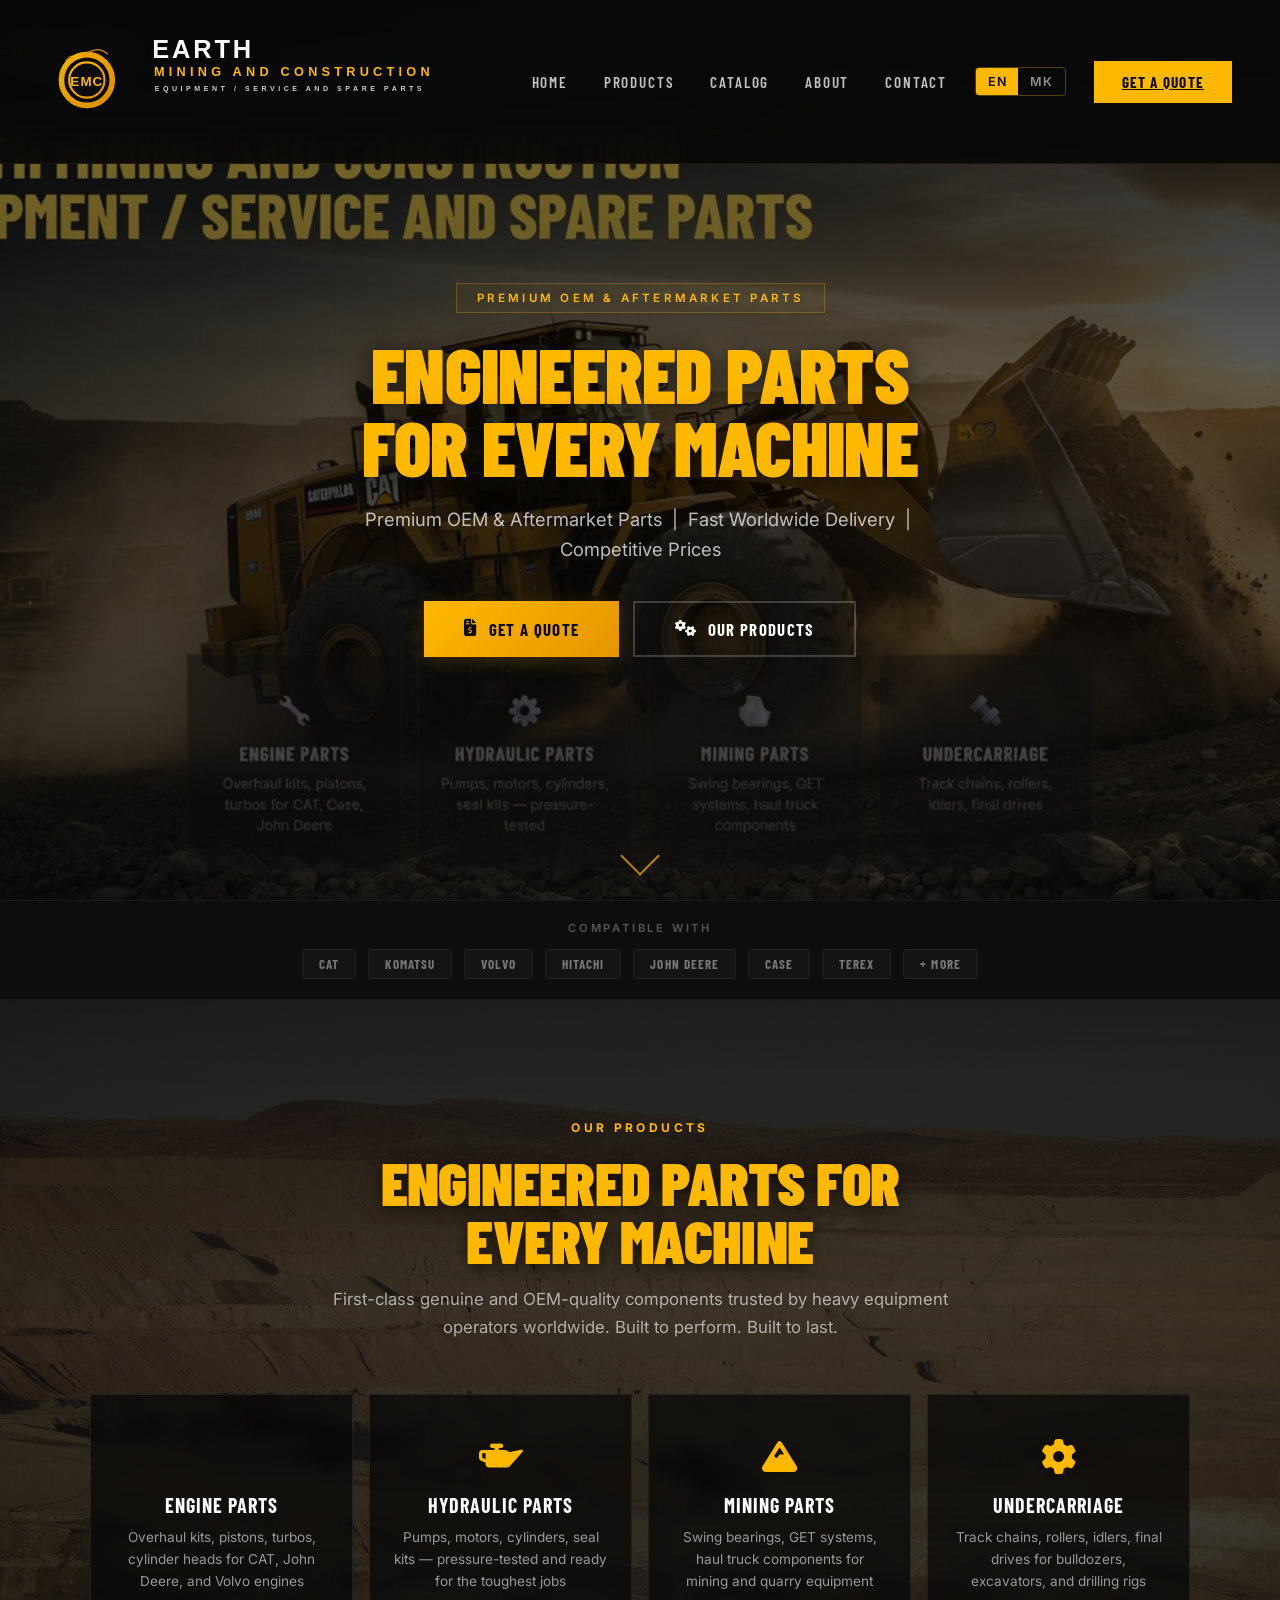
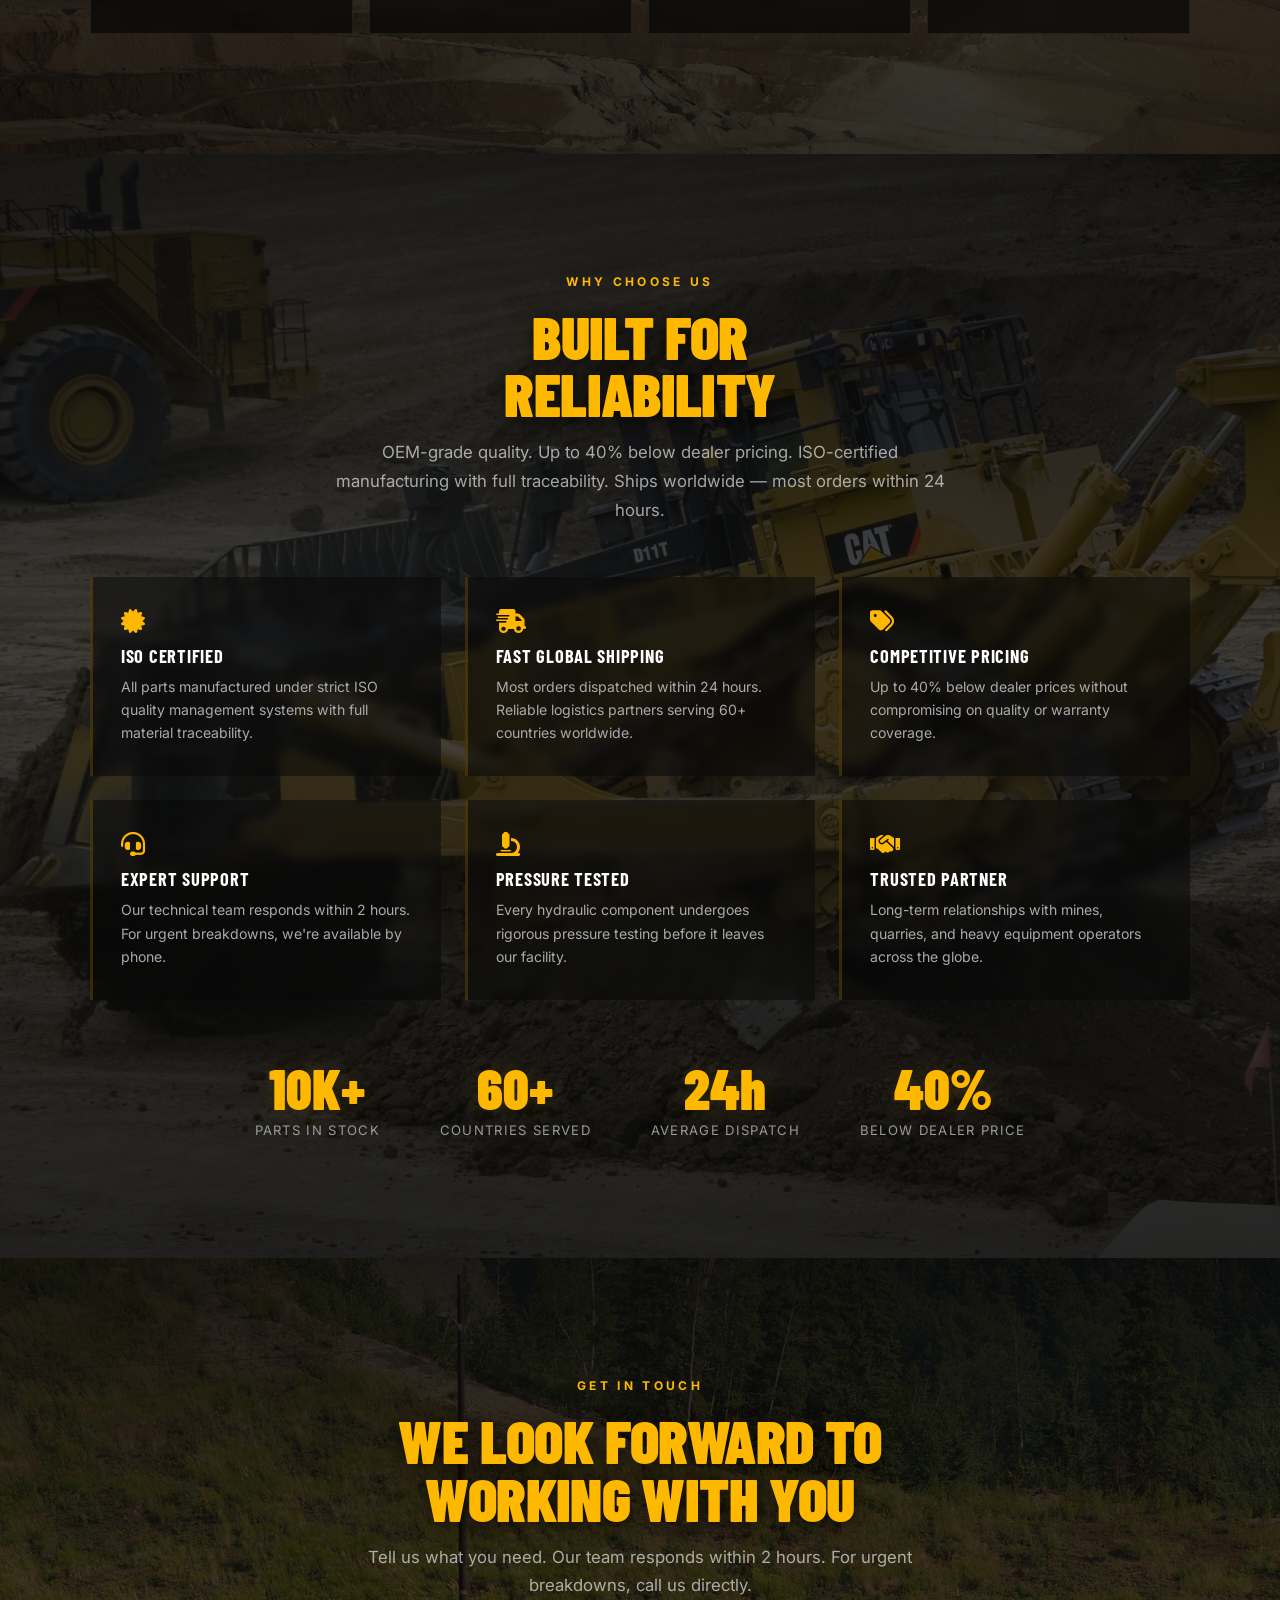
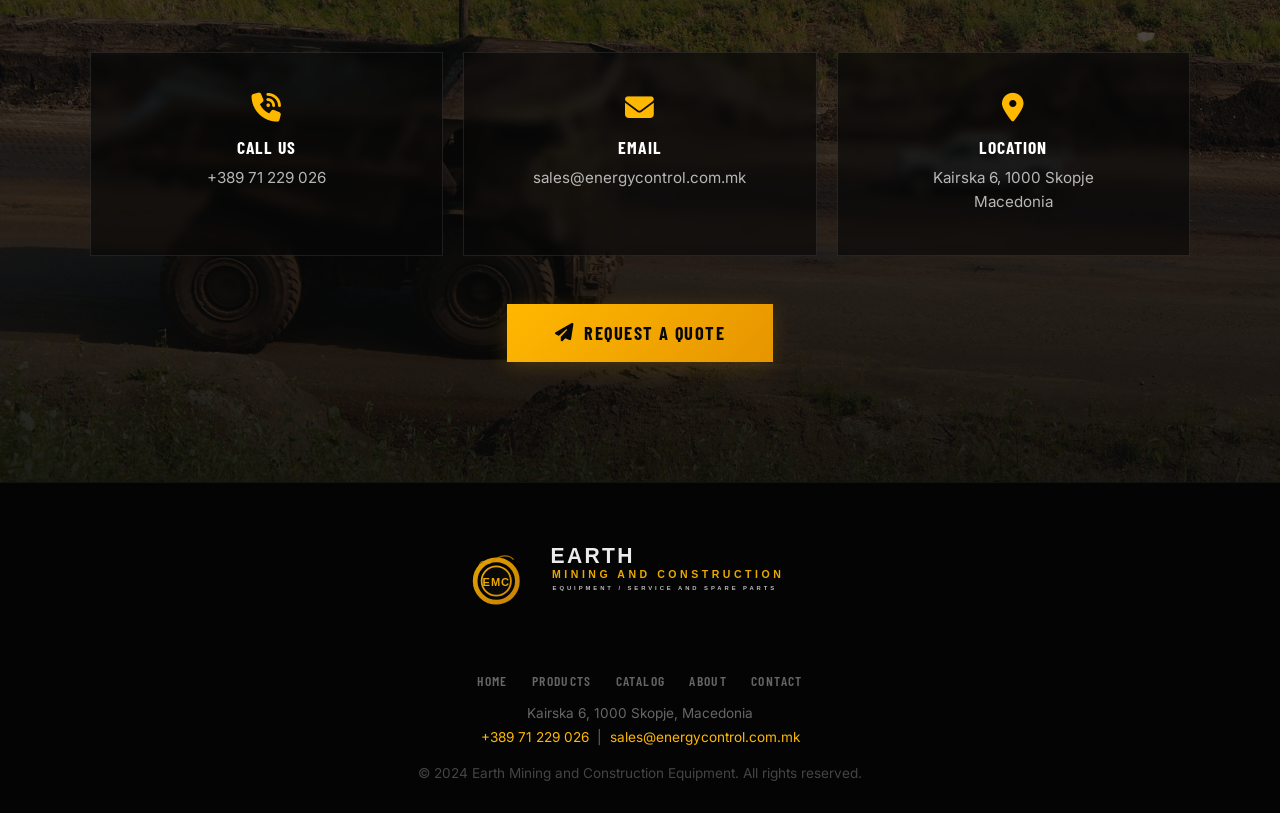
<file: index.html>
<!DOCTYPE html>
<html lang="en">
<head>
  <meta charset="UTF-8">
  <meta name="viewport" content="width=device-width, initial-scale=1.0">
  <meta name="description" content="Earth Mining and Construction Equipment — Premium OEM & aftermarket spare parts for heavy machinery. Worldwide delivery, competitive prices.">
  <title>Earth Mining and Construction Equipment — Premium Spare Parts</title>
  <link rel="icon" type="image/svg+xml" href="img/logo/logo-icon-square.svg">
  <link rel="preconnect" href="https://fonts.googleapis.com">
  <link rel="preconnect" href="https://fonts.gstatic.com" crossorigin>
  <link href="https://fonts.googleapis.com/css2?family=Barlow+Condensed:wght@400;500;600;700;800;900&family=Inter:wght@300;400;500;600;700&display=swap" rel="stylesheet">
  <link rel="stylesheet" href="https://cdnjs.cloudflare.com/ajax/libs/font-awesome/6.5.1/css/all.min.css">

  <style>
    *,*::before,*::after{box-sizing:border-box;margin:0;padding:0}
    html{scroll-behavior:smooth}
    body{
      font-family:'Barlow Condensed','Arial Narrow',sans-serif;
      background:#080808;
      color:#fff;
      font-weight:400;
      -webkit-font-smoothing:antialiased;
      overflow-x:hidden;
    }

    /* ═══════════ NAVIGATION ═══════════ */
    #topnav{
      position:fixed;top:0;left:0;right:0;z-index:100;
      display:flex;justify-content:space-between;align-items:center;
      padding:20px 48px;
      background:rgba(8,8,8,0.92);
      backdrop-filter:blur(20px);
      border-bottom:1px solid rgba(255,184,0,0.08);
      transition:padding 0.3s;
    }
    #topnav.scrolled{padding:14px 48px}
    .logo-img{height:120px;width:auto}
    .nav-right{display:flex;align-items:center;gap:28px}
    .nav-links{display:flex;align-items:center;gap:36px}
    .nav-links a{
      font-family:'Barlow Condensed',sans-serif;
      font-size:0.95rem;font-weight:600;text-transform:uppercase;
      letter-spacing:0.12em;color:rgba(255,255,255,0.75);text-decoration:none;
      position:relative;transition:color 0.3s;
    }
    .nav-links a::after{
      content:'';position:absolute;bottom:-4px;left:0;width:0;height:2px;
      background:#FFB800;transition:width 0.3s;
    }
    .nav-links a:hover{color:#fff}
    .nav-links a:hover::after{width:100%}

    /* Language switcher */
    .lang-switch{
      display:flex;align-items:center;gap:0;
      border:1px solid rgba(255,184,0,0.3);
      border-radius:4px;overflow:hidden;
    }
    .lang-switch button{
      background:transparent;border:none;color:rgba(255,255,255,0.55);
      font-family:'Inter',sans-serif;font-size:0.78rem;font-weight:600;
      padding:6px 12px;cursor:pointer;transition:all 0.3s;
      letter-spacing:0.05em;
    }
    .lang-switch button.active{
      background:#FFB800;color:#080808;
    }
    .lang-switch button:hover:not(.active){
      color:#FFB800;
    }

    .btn-quote{
      background:#FFB800;color:#080808!important;
      padding:12px 28px!important;font-weight:700!important;
      letter-spacing:0.08em!important;
      font-size:0.95rem!important;
      transition:background 0.3s,transform 0.2s,box-shadow 0.3s!important;
      animation:btnGlow 2.5s ease-in-out infinite;
    }
    .btn-quote:hover{
      background:#E69500!important;transform:translateY(-2px);
      box-shadow:0 6px 30px rgba(255,184,0,0.4);
    }
    .btn-quote::after{display:none!important}

    #mobile-toggle{
      display:none;background:none;border:none;color:#FFB800;
      font-size:1.7rem;cursor:pointer;padding:8px 10px;
      line-height:1;min-width:44px;min-height:44px;
      border-radius:4px;transition:background 0.2s;
    }
    #mobile-toggle:hover{background:rgba(255,184,0,0.08)}

    /* Mobile menu */
    #mobile-menu{
      display:none;position:fixed;inset:0;z-index:99;
      background:rgba(6,6,6,0.97);backdrop-filter:blur(28px);
      flex-direction:column;align-items:center;justify-content:center;gap:28px;
    }
    #mobile-menu.open{display:flex}
    #mobile-menu a{
      font-family:'Barlow Condensed',sans-serif;
      font-size:1.4rem;font-weight:700;color:rgba(255,255,255,0.85);
      text-decoration:none;text-transform:uppercase;letter-spacing:0.14em;
      transition:color 0.2s;
    }
    #mobile-menu a:hover{color:#FFB800}
    #mobile-menu .lang-switch-mobile{display:flex;gap:0;border:1px solid rgba(255,184,0,0.3);border-radius:4px;overflow:hidden}
    #mobile-menu .lang-switch-mobile button{
      background:transparent;border:none;color:rgba(255,255,255,0.55);
      font-family:'Inter',sans-serif;font-size:0.9rem;font-weight:600;
      padding:8px 18px;cursor:pointer;
    }
    #mobile-menu .lang-switch-mobile button.active{background:#FFB800;color:#080808}
    #mobile-close{
      position:absolute;top:24px;right:32px;
      background:none;border:none;color:#FFB800;font-size:1.8rem;cursor:pointer;
    }

    /* ═══════════ HERO ═══════════ */
    #hero{
      position:relative;min-height:100vh;
      display:flex;align-items:center;justify-content:center;
      background:url('img/mining/cat-wheel-loader-hero.jpg') center/cover no-repeat;
      overflow:hidden;
    }
    #hero::before{
      content:'';position:absolute;inset:0;
      background:linear-gradient(180deg,
        rgba(8,8,8,0.45) 0%,
        rgba(8,8,8,0.58) 30%,
        rgba(8,8,8,0.68) 55%,
        rgba(8,8,8,0.80) 100%);
      z-index:1;
    }
    #dust-canvas{position:absolute;inset:0;z-index:2;pointer-events:none}
    .hero-content{
      position:relative;z-index:3;
      max-width:960px;width:100%;text-align:center;
      padding:120px 32px 80px;
    }
    .hero-badge{
      display:inline-block;
      font-family:'Inter',sans-serif;font-size:0.72rem;font-weight:600;
      text-transform:uppercase;letter-spacing:0.28em;
      color:#FFB800;border:1px solid rgba(255,184,0,0.25);
      background:rgba(255,184,0,0.04);
      padding:7px 20px;margin-bottom:24px;
      animation:fadeInDown 0.8s ease;
    }
    @keyframes fadeInDown{
      from{opacity:0;transform:translateY(-12px)}
      to{opacity:1;transform:translateY(0)}
    }
    .hero-content h1{
      font-family:'Barlow Condensed',sans-serif;
      font-size:clamp(2.4rem,6vw,5.2rem);font-weight:900;
      text-transform:uppercase;line-height:0.94;margin-bottom:22px;
      color:#fff;
      text-shadow:0 2px 28px rgba(0,0,0,0.8),0 0 70px rgba(255,184,0,0.10);
      letter-spacing:-0.01em;
    }
    .hero-content h1 span{color:#FFB800}
    .hero-subtitle{
      font-family:'Inter',sans-serif;
      font-size:clamp(0.95rem,1.8vw,1.15rem);
      color:rgba(255,255,255,0.72);
      max-width:620px;margin:0 auto 36px;line-height:1.65;
    }
    .hero-buttons{
      display:flex;flex-wrap:wrap;gap:14px;justify-content:center;
    }
    .btn-primary{
      display:inline-flex;align-items:center;gap:10px;
      background:linear-gradient(135deg,#FFB800 0%,#E69500 100%);color:#080808;
      font-family:'Barlow Condensed',sans-serif;
      font-size:1.05rem;font-weight:700;text-transform:uppercase;
      letter-spacing:0.08em;
      padding:17px 40px;text-decoration:none;
      transition:transform 0.25s,box-shadow 0.3s;
      box-shadow:0 4px 20px rgba(255,184,0,0.18);
      position:relative;overflow:hidden;
    }
    .btn-primary::after{
      content:'';position:absolute;top:0;left:-100%;width:80%;height:100%;
      background:linear-gradient(90deg,transparent,rgba(255,255,255,0.25),transparent);
      transition:left 0.6s;
    }
    .btn-primary:hover::after{left:120%}
    .btn-primary:hover{
      transform:translateY(-2px);
      box-shadow:0 8px 36px rgba(255,184,0,0.40);
    }
    .btn-outline{
      display:inline-flex;align-items:center;gap:10px;
      background:transparent;color:#fff;
      font-family:'Barlow Condensed',sans-serif;
      font-size:1.05rem;font-weight:700;text-transform:uppercase;
      letter-spacing:0.08em;
      padding:16px 40px;text-decoration:none;
      border:2px solid rgba(255,255,255,0.2);
      transition:border-color 0.3s,color 0.3s,box-shadow 0.3s;
    }
    .btn-outline:hover{border-color:#FFB800;color:#FFB800;box-shadow:0 0 24px rgba(255,184,0,0.12)}

    .scroll-indicator{position:absolute;bottom:30px;left:50%;transform:translateX(-50%);z-index:3;animation:bounce 2s infinite}
    .scroll-indicator span{display:block;width:28px;height:28px;border-right:2px solid #FFB800;border-bottom:2px solid #FFB800;transform:rotate(45deg);opacity:0.7}
    @keyframes bounce{0%,100%{transform:translate(-50%,0)}50%{transform:translate(-50%,10px)}}
    @keyframes btnGlow{0%,100%{box-shadow:0 0 8px rgba(255,184,0,0.2)}50%{box-shadow:0 0 22px rgba(255,184,0,0.45)}}

    /* ═══════════ TRUST BAR ═══════════ */
    #trust-bar{background:#0D0D0D;border-top:1px solid #1a1a1a;border-bottom:1px solid #1a1a1a;padding:20px 40px;text-align:center}
    #trust-bar .trust-label{font-family:'Inter',sans-serif;font-size:0.7rem;font-weight:600;text-transform:uppercase;letter-spacing:0.25em;color:#555;margin-bottom:14px}
    #trust-bar .brands{display:flex;flex-wrap:wrap;justify-content:center;align-items:center;gap:8px 12px}
    #trust-bar .brands span{font-family:'Barlow Condensed',sans-serif;font-size:0.82rem;font-weight:700;text-transform:uppercase;letter-spacing:0.08em;color:#777;background:rgba(255,255,255,0.03);border:1px solid rgba(255,255,255,0.06);padding:6px 16px;border-radius:3px;transition:all 0.3s}
    #trust-bar .brands span:hover{color:#FFB800;border-color:rgba(255,184,0,0.3);background:rgba(255,184,0,0.04)}

    /* ═══════════ SECTIONS ═══════════ */
    .section{padding:120px 40px;text-align:center}
    .section-dark{background:#0A0A0A}
    .section-darker{background:#080808}

    #products{position:relative;background:url('img/mining/cat-mining-demo.jpg') center/cover no-repeat}
    #products::before{content:'';position:absolute;inset:0;z-index:0;background:linear-gradient(180deg,rgba(8,8,8,0.88) 0%,rgba(8,8,8,0.75) 40%,rgba(8,8,8,0.82) 100%)}
    #products .container{position:relative;z-index:2}

    #quality{position:relative;background:url('img/mining/open-pit-mine.jpg') center/cover no-repeat}
    #quality::before{content:'';position:absolute;inset:0;z-index:0;background:linear-gradient(180deg,rgba(8,8,8,0.90) 0%,rgba(8,8,8,0.72) 45%,rgba(8,8,8,0.88) 100%)}
    #quality .container{position:relative;z-index:2}

    .section-label{font-family:'Inter',sans-serif;font-size:0.75rem;font-weight:700;text-transform:uppercase;letter-spacing:0.28em;color:#FFB800;margin-bottom:18px}
    .section h2{font-family:'Barlow Condensed',sans-serif;font-size:clamp(2.2rem,5vw,3.8rem);font-weight:900;text-transform:uppercase;line-height:0.95;margin-bottom:16px;text-shadow:0 2px 16px rgba(0,0,0,0.65),0 0 40px rgba(255,184,0,0.06);letter-spacing:-0.01em}
    .section h2 span{color:#FFB800}
    .section p.lead{font-family:'Inter',sans-serif;font-size:1.05rem;color:rgba(255,255,255,0.62);max-width:620px;margin:0 auto 52px;line-height:1.72}
    .container{max-width:1100px;margin:0 auto}

    /* ═══════════ PRODUCT CARDS ═══════════ */
    .card-grid{display:grid;grid-template-columns:repeat(4,1fr);gap:16px}
    .card{background:rgba(8,8,8,0.72);backdrop-filter:blur(6px);border:1px solid rgba(255,255,255,0.07);padding:40px 24px;text-align:center;transition:border-color 0.3s,transform 0.35s,background 0.3s,box-shadow 0.3s;position:relative;overflow:hidden}
    .card::before{content:'';position:absolute;top:0;left:0;right:0;height:2px;background:linear-gradient(90deg,transparent,#FFB800,transparent);opacity:0;transition:opacity 0.3s}
    .card:hover{border-color:rgba(255,184,0,0.45);background:rgba(255,184,0,0.04);transform:translateY(-6px) scale(1.02);box-shadow:0 12px 40px rgba(0,0,0,0.5)}
    .card:hover::before{opacity:1}
    .card .icon{font-size:2.2rem;color:#FFB800;margin-bottom:16px}
    .card h4{font-family:'Barlow Condensed',sans-serif;font-size:1.25rem;font-weight:700;text-transform:uppercase;letter-spacing:0.05em;margin-bottom:10px;color:#fff}
    .card p{font-family:'Inter',sans-serif;font-size:0.85rem;color:#999;line-height:1.6}

    /* ═══════════ STATS ═══════════ */
    .stats-row{display:flex;flex-wrap:wrap;justify-content:center;gap:60px;margin-top:20px}
    .stat h3{font-family:'Barlow Condensed',sans-serif;font-size:3.5rem;font-weight:900;color:#FFB800;line-height:1;text-shadow:0 0 30px rgba(255,184,0,0.15)}
    .stat p{font-family:'Inter',sans-serif;font-size:0.82rem;color:#999;text-transform:uppercase;letter-spacing:0.1em;margin-top:6px}

    /* ═══════════ QUALITY FEATURES ═══════════ */
    .features-grid{display:grid;grid-template-columns:repeat(3,1fr);gap:24px;margin-top:20px}
    .feature{text-align:left;padding:32px 28px;background:rgba(8,8,8,0.52);backdrop-filter:blur(4px);border-left:3px solid rgba(255,184,0,0.18);transition:border-color 0.3s,background 0.3s,box-shadow 0.3s}
    .feature:hover{border-left-color:#FFB800;background:rgba(8,8,8,0.65);box-shadow:0 4px 24px rgba(0,0,0,0.4)}
    .feature i{color:#FFB800;font-size:1.5rem;margin-bottom:12px}
    .feature h4{font-family:'Barlow Condensed',sans-serif;font-size:1.15rem;font-weight:700;text-transform:uppercase;letter-spacing:0.04em;margin-bottom:8px}
    .feature p{font-family:'Inter',sans-serif;font-size:0.88rem;color:#aaa;line-height:1.65}

    /* ═══════════ CONTACT ═══════════ */
    #contact{position:relative;background:url('img/mining/mining-excavator-belaz.jpg') center/cover no-repeat}
    #contact::before{content:'';position:absolute;inset:0;z-index:0;background:linear-gradient(180deg,rgba(8,8,8,0.90) 0%,rgba(8,8,8,0.72) 45%,rgba(8,8,8,0.90) 100%)}
    #contact .container{position:relative;z-index:2}
    .contact-cards{display:grid;grid-template-columns:repeat(3,1fr);gap:20px;margin-top:40px}
    .contact-card{background:rgba(8,8,8,0.62);backdrop-filter:blur(5px);border:1px solid rgba(255,255,255,0.09);padding:40px 24px;text-align:center;transition:border-color 0.3s,transform 0.3s,box-shadow 0.3s}
    .contact-card:hover{border-color:rgba(255,184,0,0.45);transform:translateY(-4px);box-shadow:0 8px 30px rgba(0,0,0,0.5)}
    .contact-card i{font-size:1.8rem;color:#FFB800;margin-bottom:14px}
    .contact-card h4{font-family:'Barlow Condensed',sans-serif;font-size:1.1rem;font-weight:700;text-transform:uppercase;letter-spacing:0.06em;margin-bottom:8px}
    .contact-card p,.contact-card a{font-family:'Inter',sans-serif;font-size:0.95rem;color:rgba(255,255,255,0.7);text-decoration:none;line-height:1.6}
    .contact-card a:hover{color:#FFB800}
    .contact-cta{margin-top:48px}
    .contact-cta .btn-primary{font-size:1.15rem;padding:18px 48px}

    /* ═══════════ FOOTER ═══════════ */
    footer{background:#040404;text-align:center;padding:48px 24px 32px;font-family:'Inter',sans-serif;font-size:0.85rem;color:#666;border-top:1px solid #111}
    footer .logo-img{height:100px;margin-bottom:22px;opacity:0.92}
    footer a{color:#FFB800;text-decoration:none}
    footer a:hover{color:#E69500}
    footer .footer-links{display:flex;flex-wrap:wrap;justify-content:center;gap:24px;margin:16px 0}
    footer .footer-links a{font-family:'Barlow Condensed',sans-serif;font-size:0.85rem;font-weight:600;text-transform:uppercase;letter-spacing:0.1em;color:#666}
    footer .footer-links a:hover{color:#FFB800}

    /* ═══════════ MK LANGUAGE FONT SCALING ═══════════ */
    .lang-mk .hero-content h1{font-size:clamp(2rem,5vw,4.2rem)}
    .lang-mk .section h2{font-size:clamp(1.8rem,4.2vw,3.2rem)}
    .lang-mk .hero-subtitle{font-size:clamp(0.85rem,1.5vw,1rem)}
    .lang-mk .section p.lead{font-size:0.95rem}
    .lang-mk .card h4{font-size:1.1rem}
    .lang-mk .card p{font-size:0.8rem}
    .lang-mk .feature h4{font-size:1.05rem}
    .lang-mk .feature p{font-size:0.82rem}
    .lang-mk .nav-links a{font-size:0.85rem}
    .lang-mk .hero-badge{font-size:0.7rem}

    /* ═══════════ SCROLL REVEAL ═══════════ */
    .reveal{opacity:0;transform:translateY(30px);transition:opacity 0.7s ease,transform 0.7s ease}
    .reveal.visible{opacity:1;transform:translateY(0)}

    /* ═══════════ RESPONSIVE ═══════════ */
    @media(max-width:1024px){
      .card-grid{grid-template-columns:repeat(2,1fr);gap:14px}
      .features-grid{grid-template-columns:1fr 1fr}
      .contact-cards{grid-template-columns:1fr;max-width:420px;margin:40px auto 0;gap:16px}
      .stats-row{gap:40px}
      .section{padding:100px 32px}
      .hero-content h1{font-size:clamp(2.2rem,6vw,4.5rem)}
      .section h2{font-size:clamp(1.8rem,4.5vw,3rem)}
      .lang-mk .hero-content h1{font-size:clamp(1.8rem,5vw,3.8rem)}
      .lang-mk .section h2{font-size:clamp(1.5rem,3.8vw,2.5rem)}
    }

    @media(max-width:768px){
      /* Navigation */
      #topnav{padding:14px 20px}
      .nav-right{gap:12px}
      .nav-links{display:none}
      .lang-switch{display:none}
      #mobile-toggle{display:block}
      .logo-img{height:60px}
      .btn-quote{padding:10px 18px!important;font-size:0.82rem!important;animation:none}

      /* Mobile menu */
      #mobile-menu a{font-size:1.3rem}
      #mobile-menu .btn-quote{padding:14px 32px!important;font-size:1rem!important;animation:btnGlow 2.5s ease-in-out infinite}
      #mobile-menu{gap:24px;padding:20px}
      #mobile-close{top:16px;right:20px;font-size:1.6rem}

      /* Hero */
      #hero{min-height:100vh;background-attachment:scroll}
      #hero .hero-content{padding:100px 16px 60px}
      .hero-content h1{font-size:clamp(1.7rem,8vw,2.8rem);line-height:1;margin-bottom:14px}
      .hero-subtitle{font-size:0.9rem;max-width:100%;margin-bottom:28px}
      .hero-badge{font-size:0.68rem;padding:5px 14px;margin-bottom:18px}
      .hero-buttons{flex-direction:column;align-items:stretch;gap:10px}
      .btn-primary,.btn-outline{justify-content:center;padding:16px 28px;font-size:1rem;min-height:50px}

      /* Sections */
      .section{padding:56px 16px}
      .section-label{font-size:0.7rem;letter-spacing:0.2em;margin-bottom:14px}
      .section h2{font-size:clamp(1.6rem,7vw,2.4rem);line-height:1.05;margin-bottom:12px}
      .section p.lead{font-size:0.92rem;margin-bottom:36px;line-height:1.6;padding:0 4px}

      /* Trust bar */
      #trust-bar{padding:14px 12px}
      #trust-bar .trust-label{font-size:0.62rem;margin-bottom:10px}
      #trust-bar .brands{gap:5px 8px}
      #trust-bar .brands span{font-size:0.68rem;padding:5px 10px;letter-spacing:0.05em}

      /* Cards */
      .card-grid{grid-template-columns:1fr 1fr;gap:10px}
      .card{padding:28px 16px}
      .card .icon{font-size:1.8rem;margin-bottom:10px}
      .card h4{font-size:1.1rem}
      .card p{font-size:0.78rem}

      /* Features */
      .features-grid{grid-template-columns:1fr;gap:14px}
      .feature{padding:24px 20px}
      .feature i{font-size:1.3rem;margin-bottom:8px}
      .feature h4{font-size:1.05rem}
      .feature p{font-size:0.82rem}

      /* Stats */
      .stats-row{gap:28px;margin-top:32px}
      .stat h3{font-size:2.2rem}
      .stat p{font-size:0.72rem}

      /* Contact */
      .contact-cards{max-width:100%;gap:12px}
      .contact-card{padding:28px 20px}
      .contact-card i{font-size:1.5rem;margin-bottom:10px}
      .contact-card h4{font-size:1rem}
      .contact-card p,.contact-card a{font-size:0.9rem}
      .contact-cta{margin-top:32px}
      .contact-cta .btn-primary{font-size:1rem;padding:16px 36px}

      /* Footer */
      footer{padding:36px 16px 24px}
      footer .logo-img{height:64px;margin-bottom:14px}
      footer .footer-links{gap:16px}
      footer .footer-links a{font-size:0.78rem}

      /* MK mobile scaling */
      .lang-mk .hero-content h1{font-size:clamp(1.4rem,7vw,2.3rem)}
      .lang-mk .section h2{font-size:clamp(1.3rem,6vw,2rem)}
      .lang-mk .hero-subtitle{font-size:0.82rem}
      .lang-mk .section p.lead{font-size:0.85rem}
      .lang-mk .card h4{font-size:0.95rem}
      .lang-mk .card p{font-size:0.72rem}
      .lang-mk .feature h4{font-size:0.92rem}
      .lang-mk .feature p{font-size:0.76rem}

      /* Scroll indicator hide on mobile */
      .scroll-indicator{bottom:16px}
      .scroll-indicator span{width:22px;height:22px}
    }

    @media(max-width:480px){
      #topnav{padding:12px 14px}
      .logo-img{height:48px}
      #mobile-toggle{font-size:1.4rem}
      .btn-quote{padding:8px 14px!important;font-size:0.75rem!important}

      .hero-content h1{font-size:clamp(1.5rem,9vw,2.4rem)}
      .hero-subtitle{font-size:0.85rem}
      .hero-content{padding:90px 12px 50px}
      .btn-primary,.btn-outline{font-size:0.92rem;padding:14px 22px;min-height:46px}

      .section{padding:48px 12px}
      .section h2{font-size:clamp(1.4rem,8vw,2rem)}
      .section p.lead{font-size:0.85rem}

      .card-grid{grid-template-columns:1fr;gap:8px}
      .card{padding:24px 16px}

      .stats-row{flex-direction:column;gap:20px}
      .stat h3{font-size:2rem}

      .contact-cards{gap:10px}
      .contact-card{padding:24px 16px}

      footer .logo-img{height:52px}
      footer .footer-links{gap:12px}
      footer .footer-links a{font-size:0.72rem}

      .lang-mk .hero-content h1{font-size:clamp(1.2rem,8vw,2rem)}
      .lang-mk .section h2{font-size:clamp(1.1rem,7vw,1.7rem)}
      .lang-mk .hero-subtitle{font-size:0.78rem}
      .lang-mk .section p.lead{font-size:0.78rem}
    }

    /* i18n hide class */
    [data-lang]{display:none}
    [data-lang].active{display:inline}
    [data-lang].active-block{display:block}
    [data-lang].active-flex{display:flex}
  </style>
</head>
<body>

  <!-- ═══════ NAVIGATION ═══════ -->
  <nav id="topnav">
    <a href="#hero"><img src="img/logo/logo-main-horizontal.svg" alt="Earth Mining and Construction" class="logo-img" id="main-logo"></a>
    <div class="nav-right">
      <div class="nav-links">
        <a href="#hero" data-i18n="nav.home">Home</a>
        <a href="#products" data-i18n="nav.products">Products</a>
        <a href="catalog.html" data-i18n="nav.catalog">Catalog</a>
        <a href="#quality" data-i18n="nav.about">About</a>
        <a href="#contact" data-i18n="nav.contact">Contact</a>
      </div>
      <div class="lang-switch" id="lang-switch-desktop">
        <button data-lang-code="en" class="active">EN</button>
        <button data-lang-code="mk">МК</button>
      </div>
      <a href="#contact" class="btn-quote" data-i18n="nav.quote">GET A QUOTE</a>
      <button id="mobile-toggle" aria-label="Menu">☰</button>
    </div>
  </nav>

  <div id="mobile-menu">
    <button id="mobile-close">✕</button>
    <a href="#hero" data-close-mobile data-i18n="nav.home">Home</a>
    <a href="#products" data-close-mobile data-i18n="nav.products">Products</a>
    <a href="catalog.html" data-close-mobile data-i18n="nav.catalog">Catalog</a>
    <a href="#quality" data-close-mobile data-i18n="nav.about">About</a>
    <a href="#contact" data-close-mobile data-i18n="nav.contact">Contact</a>
    <div class="lang-switch-mobile">
      <button data-lang-code="en" class="active">EN</button>
      <button data-lang-code="mk">МК</button>
    </div>
    <a href="#contact" class="btn-quote" data-close-mobile data-i18n="nav.quote">GET A QUOTE</a>
  </div>

  <!-- ═══════ HERO ═══════ -->
  <section id="hero">
    <canvas id="dust-canvas"></canvas>
    <div class="hero-content">
      <div class="hero-badge" data-i18n="hero.badge">PREMIUM OEM &amp; AFTERMARKET PARTS</div>
      <h1><span data-i18n="hero.headline1">ENGINEERED PARTS</span><br><span data-i18n="hero.headline2">FOR EVERY MACHINE</span></h1>
      <p class="hero-subtitle" data-i18n="hero.sub">Premium OEM &amp; Aftermarket Parts &nbsp;|&nbsp; Fast Worldwide Delivery &nbsp;|&nbsp; Competitive Prices</p>
      <div class="hero-buttons">
        <a href="#contact" class="btn-primary"><i class="fas fa-file-invoice-dollar"></i> <span data-i18n="hero.cta">GET A QUOTE</span></a>
        <a href="#products" class="btn-outline"><i class="fas fa-cogs"></i> <span data-i18n="hero.products">OUR PRODUCTS</span></a>
      </div>
    </div>
    <div class="scroll-indicator"><span></span></div>
  </section>

  <!-- ═══════ TRUST BAR ═══════ -->
  <div id="trust-bar">
    <div class="trust-label" data-i18n="trust.label">COMPATIBLE WITH</div>
    <div class="brands">
      <span>CAT</span><span>KOMATSU</span><span>VOLVO</span><span>HITACHI</span>
      <span>JOHN DEERE</span><span>CASE</span><span>TEREX</span>
      <span>+ more</span>
    </div>
  </div>

  <!-- ═══════ PRODUCTS ═══════ -->
  <section class="section" id="products">
    <div class="container">
      <div class="section-label" data-i18n="products.label">OUR PRODUCTS</div>
      <h2><span data-i18n="products.headline1">ENGINEERED PARTS FOR</span><br><span data-i18n="products.headline2">EVERY MACHINE</span></h2>
      <p class="lead" data-i18n="products.lead">First-class genuine and OEM-quality components trusted by heavy equipment operators worldwide. Built to perform. Built to last.</p>
      <div class="card-grid">
        <div class="card reveal">
          <div class="icon"><i class="fas fa-engine"></i></div>
          <h4 data-i18n="products.card1.title">Engine Parts</h4>
          <p data-i18n="products.card1.desc">Overhaul kits, pistons, turbos, cylinder heads for CAT, John Deere, and Volvo engines</p>
        </div>
        <div class="card reveal">
          <div class="icon"><i class="fas fa-oil-can"></i></div>
          <h4 data-i18n="products.card2.title">Hydraulic Parts</h4>
          <p data-i18n="products.card2.desc">Pumps, motors, cylinders, seal kits — pressure-tested and ready for the toughest jobs</p>
        </div>
        <div class="card reveal">
          <div class="icon"><i class="fas fa-mountain"></i></div>
          <h4 data-i18n="products.card3.title">Mining Parts</h4>
          <p data-i18n="products.card3.desc">Swing bearings, GET systems, haul truck components for mining and quarry equipment</p>
        </div>
        <div class="card reveal">
          <div class="icon"><i class="fas fa-cog"></i></div>
          <h4 data-i18n="products.card4.title">Undercarriage</h4>
          <p data-i18n="products.card4.desc">Track chains, rollers, idlers, final drives for bulldozers, excavators, and drilling rigs</p>
        </div>
      </div>
    </div>
  </section>

  <!-- ═══════ QUALITY ═══════ -->
  <section class="section" id="quality">
    <div class="container">
      <div class="section-label" data-i18n="quality.label">WHY CHOOSE US</div>
      <h2><span data-i18n="quality.headline1">BUILT FOR</span><br><span data-i18n="quality.headline2">RELIABILITY</span></h2>
      <p class="lead" data-i18n="quality.lead">OEM-grade quality. Up to 40% below dealer pricing. ISO-certified manufacturing with full traceability. Ships worldwide — most orders within 24 hours.</p>
      <div class="features-grid">
        <div class="feature reveal"><i class="fas fa-certificate"></i><h4 data-i18n="quality.f1.title">ISO Certified</h4><p data-i18n="quality.f1.desc">All parts manufactured under strict ISO quality management systems with full material traceability.</p></div>
        <div class="feature reveal"><i class="fas fa-truck-fast"></i><h4 data-i18n="quality.f2.title">Fast Global Shipping</h4><p data-i18n="quality.f2.desc">Most orders dispatched within 24 hours. Reliable logistics partners serving 60+ countries worldwide.</p></div>
        <div class="feature reveal"><i class="fas fa-tags"></i><h4 data-i18n="quality.f3.title">Competitive Pricing</h4><p data-i18n="quality.f3.desc">Up to 40% below dealer prices without compromising on quality or warranty coverage.</p></div>
        <div class="feature reveal"><i class="fas fa-headset"></i><h4 data-i18n="quality.f4.title">Expert Support</h4><p data-i18n="quality.f4.desc">Our technical team responds within 2 hours. For urgent breakdowns, we're available by phone.</p></div>
        <div class="feature reveal"><i class="fas fa-microscope"></i><h4 data-i18n="quality.f5.title">Pressure Tested</h4><p data-i18n="quality.f5.desc">Every hydraulic component undergoes rigorous pressure testing before it leaves our facility.</p></div>
        <div class="feature reveal"><i class="fas fa-handshake"></i><h4 data-i18n="quality.f6.title">Trusted Partner</h4><p data-i18n="quality.f6.desc">Long-term relationships with mines, quarries, and heavy equipment operators across the globe.</p></div>
      </div>
      <div class="stats-row" style="margin-top:60px">
        <div class="stat reveal"><h3>10K+</h3><p data-i18n="quality.stat1">Parts in Stock</p></div>
        <div class="stat reveal"><h3>60+</h3><p data-i18n="quality.stat2">Countries Served</p></div>
        <div class="stat reveal"><h3>24h</h3><p data-i18n="quality.stat3">Average Dispatch</p></div>
        <div class="stat reveal"><h3>40%</h3><p data-i18n="quality.stat4">Below Dealer Price</p></div>
      </div>
    </div>
  </section>

  <!-- ═══════ CONTACT ═══════ -->
  <section class="section" id="contact">
    <div class="container">
      <div class="section-label" data-i18n="contact.label">GET IN TOUCH</div>
      <h2><span data-i18n="contact.headline1">WE LOOK FORWARD TO</span><br><span data-i18n="contact.headline2">WORKING WITH YOU</span></h2>
      <p class="lead" data-i18n="contact.lead">Tell us what you need. Our team responds within 2 hours. For urgent breakdowns, call us directly.</p>
      <div class="contact-cards">
        <div class="contact-card reveal"><i class="fas fa-phone-volume"></i><h4 data-i18n="contact.c1">Call Us</h4><a href="tel:+38971229026">+389 71 229 026</a></div>
        <div class="contact-card reveal"><i class="fas fa-envelope"></i><h4 data-i18n="contact.c2">Email</h4><a href="mailto:sales@energycontrol.com.mk">sales@energycontrol.com.mk</a></div>
        <div class="contact-card reveal"><i class="fas fa-location-dot"></i><h4 data-i18n="contact.c3">Location</h4><p>Kairska 6, 1000 Skopje<br>Macedonia</p></div>
      </div>
      <div class="contact-cta">
        <a href="mailto:sales@energycontrol.com.mk" class="btn-primary"><i class="fas fa-paper-plane"></i> <span data-i18n="contact.cta">REQUEST A QUOTE</span></a>
      </div>
    </div>
  </section>

  <!-- ═══════ FOOTER ═══════ -->
  <footer>
    <img src="img/logo/logo-main-horizontal.svg" alt="Earth Mining and Construction" class="logo-img" id="footer-logo">
    <div class="footer-links">
      <a href="#hero" data-i18n="nav.home">Home</a>
      <a href="#products" data-i18n="nav.products">Products</a>
      <a href="catalog.html" data-i18n="nav.catalog">Catalog</a>
      <a href="#quality" data-i18n="nav.about">About</a>
      <a href="#contact" data-i18n="nav.contact">Contact</a>
    </div>
    <p>Kairska 6, 1000 Skopje, Macedonia</p>
    <p style="margin-top:8px"><a href="tel:+38971229026">+389 71 229 026</a> &nbsp;|&nbsp; <a href="mailto:sales@energycontrol.com.mk">sales@energycontrol.com.mk</a></p>
    <p style="margin-top:20px;color:#444">&copy; 2024 Earth Mining and Construction Equipment. All rights reserved.</p>
  </footer>

  <script>
    // ═══════════ TRANSLATIONS ═══════════
    const i18n = {
      en: {
        'nav.home':'Home','nav.products':'Products','nav.catalog':'Catalog','nav.about':'About','nav.contact':'Contact','nav.quote':'GET A QUOTE',
        'hero.badge':'PREMIUM OEM & AFTERMARKET PARTS',
        'hero.headline1':'ENGINEERED PARTS','hero.headline2':'FOR EVERY MACHINE',
        'hero.sub':'Premium OEM & Aftermarket Parts &nbsp;|&nbsp; Fast Worldwide Delivery &nbsp;|&nbsp; Competitive Prices',
        'hero.cta':'GET A QUOTE','hero.products':'OUR PRODUCTS',
        'trust.label':'COMPATIBLE WITH',
        'products.label':'OUR PRODUCTS','products.headline1':'ENGINEERED PARTS FOR','products.headline2':'EVERY MACHINE',
        'products.lead':'First-class genuine and OEM-quality components trusted by heavy equipment operators worldwide. Built to perform. Built to last.',
        'products.card1.title':'Engine Parts','products.card1.desc':'Overhaul kits, pistons, turbos, cylinder heads for CAT, John Deere, and Volvo engines',
        'products.card2.title':'Hydraulic Parts','products.card2.desc':'Pumps, motors, cylinders, seal kits — pressure-tested and ready for the toughest jobs',
        'products.card3.title':'Mining Parts','products.card3.desc':'Swing bearings, GET systems, haul truck components for mining and quarry equipment',
        'products.card4.title':'Undercarriage','products.card4.desc':'Track chains, rollers, idlers, final drives for bulldozers, excavators, and drilling rigs',
        'quality.label':'WHY CHOOSE US','quality.headline1':'BUILT FOR','quality.headline2':'RELIABILITY',
        'quality.lead':'OEM-grade quality. Up to 40% below dealer pricing. ISO-certified manufacturing with full traceability. Ships worldwide — most orders within 24 hours.',
        'quality.f1.title':'ISO Certified','quality.f1.desc':'All parts manufactured under strict ISO quality management systems with full material traceability.',
        'quality.f2.title':'Fast Global Shipping','quality.f2.desc':'Most orders dispatched within 24 hours. Reliable logistics partners serving 60+ countries worldwide.',
        'quality.f3.title':'Competitive Pricing','quality.f3.desc':'Up to 40% below dealer prices without compromising on quality or warranty coverage.',
        'quality.f4.title':'Expert Support','quality.f4.desc':'Our technical team responds within 2 hours. For urgent breakdowns, we\'re available by phone.',
        'quality.f5.title':'Pressure Tested','quality.f5.desc':'Every hydraulic component undergoes rigorous pressure testing before it leaves our facility.',
        'quality.f6.title':'Trusted Partner','quality.f6.desc':'Long-term relationships with mines, quarries, and heavy equipment operators across the globe.',
        'quality.stat1':'Parts in Stock','quality.stat2':'Countries Served','quality.stat3':'Average Dispatch','quality.stat4':'Below Dealer Price',
        'contact.label':'GET IN TOUCH','contact.headline1':'WE LOOK FORWARD TO','contact.headline2':'WORKING WITH YOU',
        'contact.lead':'Tell us what you need. Our team responds within 2 hours. For urgent breakdowns, call us directly.',
        'contact.c1':'Call Us','contact.c2':'Email','contact.c3':'Location','contact.cta':'REQUEST A QUOTE',
      },
      mk: {
        'nav.home':'Почетна','nav.products':'Производи','nav.catalog':'Каталог','nav.about':'За Нас','nav.contact':'Контакт','nav.quote':'ПОБАРАЈ ПОНУДА',
        'hero.badge':'ПРЕМИУМ ОЕМ И РЕЗЕРВНИ ДЕЛОВИ',
        'hero.headline1':'КВАЛИТЕТНИ ДЕЛОВИ','hero.headline2':'ЗА СЕКОЈА МАШИНА',
        'hero.sub':'Премиум ОЕМ и резервни делови &nbsp;|&nbsp; Брза испорака низ светот &nbsp;|&nbsp; Конкурентни цени',
        'hero.cta':'ПОБАРАЈ ПОНУДА','hero.products':'НАШИТЕ ПРОИЗВОДИ',
        'trust.label':'КОМПАТИБИЛНО СО',
        'products.label':'НАШИТЕ ПРОИЗВОДИ','products.headline1':'КВАЛИТЕТНИ ДЕЛОВИ ЗА','products.headline2':'СЕКОЈА МАШИНА',
        'products.lead':'Врвни оригинални и ОЕМ квалитетни компоненти на кои им веруваат оператори на тешка опрема низ целиот свет. Изградени да траат.',
        'products.card1.title':'Делови за Мотор','products.card1.desc':'Комплети за ремонт, клипови, турбо полначи, глави на цилиндри за CAT, John Deere и Volvo мотори',
        'products.card2.title':'Хидраулични Делови','products.card2.desc':'Пумпи, мотори, цилиндри, комплети за заптивки — тестирани под притисок за најтешките работни услови',
        'products.card3.title':'Рударски Делови','products.card3.desc':'Завртни лежишта, GET системи, компоненти за транспортни камиони за рударство и каменоломи',
        'products.card4.title':'Подвозје','products.card4.desc':'Гасенични ланци, ролки, тркалца, финални погони за булдожери, багери и машини за дупчење',
        'quality.label':'ЗОШТО ДА НЕ ИЗБЕРЕТЕ НАС','quality.headline1':'ГРАДЕНИ ЗА','quality.headline2':'СИГУРНОСТ',
        'quality.lead':'ОЕМ квалитет. До 40% пониски цени од дилерските. ИСО сертифицирано производство со целосна следливост. Испорака низ целиот свет — повеќето нарачки во рок од 24 часа.',
        'quality.f1.title':'ИСО Сертифициран','quality.f1.desc':'Сите делови се произведени според строги ИСО системи за управување со квалитет со целосна следливост на материјалите.',
        'quality.f2.title':'Брза Глобална Испорака','quality.f2.desc':'Повеќето нарачки се испраќаат во рок од 24 часа. Сигурни логистички партнери кои опслужуваат 60+ земји низ светот.',
        'quality.f3.title':'Конкурентни Цени','quality.f3.desc':'До 40% пониски од дилерските цени без компромис во квалитетот или гаранциското покритие.',
        'quality.f4.title':'Стручна Поддршка','quality.f4.desc':'Нашиот технички тим одговара во рок од 2 часа. За итни дефекти, достапни сме по телефон.',
        'quality.f5.title':'Тестирано Под Притисок','quality.f5.desc':'Секоја хидраулична компонента поминува низ ригорозно тестирање под притисок пред да го напушти нашиот објект.',
        'quality.f6.title':'Доверлив Партнер','quality.f6.desc':'Долгорочни односи со рудници, каменоломи и оператори на тешка опрема ширум светот.',
        'quality.stat1':'Делови на Залиха','quality.stat2':'Опслужени Земји','quality.stat3':'Просечна Испорака','quality.stat4':'Под Дилерска Цена',
        'contact.label':'СТАПЕТЕ ВО КОНТАКТ','contact.headline1':'СО НЕСТРПЕНИЕ ОЧЕКУВАМЕ','contact.headline2':'ДА СОРАБОТУВАМЕ СО ВАС',
        'contact.lead':'Кажете ни што ви треба. Нашиот тим одговара во рок од 2 часа. За итни дефекти, јавете ни се директно.',
        'contact.c1':'Повикајте Не','contact.c2':'Е-пошта','contact.c3':'Локација','contact.cta':'ПОБАРАЈ ПОНУДА',
      }
    };

    const LOGOS = {
      en: 'img/logo/logo-main-horizontal.svg',
      mk: 'img/logo/logo-mk.svg'
    };

    let currentLang = localStorage.getItem('emc-lang') || 'en';

    function setLang(lang) {
      currentLang = lang;
      localStorage.setItem('emc-lang', lang);

      // Update all i18n elements
      document.querySelectorAll('[data-i18n]').forEach(el => {
        const key = el.getAttribute('data-i18n');
        if (i18n[lang] && i18n[lang][key]) {
          el.innerHTML = i18n[lang][key];
        }
      });

      // Update logo
      document.getElementById('main-logo').src = LOGOS[lang];
      document.getElementById('footer-logo').src = LOGOS[lang];

      // Update lang buttons
      document.querySelectorAll('[data-lang-code]').forEach(btn => {
        btn.classList.toggle('active', btn.getAttribute('data-lang-code') === lang);
      });

      // Update HTML lang attr & body class
      document.documentElement.lang = lang;
      document.body.classList.toggle('lang-mk', lang === 'mk');

      // Update title / meta
      if (lang === 'mk') {
        document.title = 'Земја Минирање и Градежна Опрема — Премиум Резервни Делови';
        document.querySelector('meta[name="description"]').setAttribute('content',
          'Земја Минирање и Градежна Опрема — Премиум ОЕМ и резервни делови за тешка механизација. Испорака низ светот, конкурентни цени.');
      } else {
        document.title = 'Earth Mining and Construction Equipment — Premium Spare Parts';
        document.querySelector('meta[name="description"]').setAttribute('content',
          'Earth Mining and Construction Equipment — Premium OEM & aftermarket spare parts for heavy machinery. Worldwide delivery, competitive prices.');
      }
    }

    // Language switch clicks
    document.querySelectorAll('[data-lang-code]').forEach(btn => {
      btn.addEventListener('click', () => setLang(btn.getAttribute('data-lang-code')));
    });

    // Init
    setLang(currentLang);

    // ═══════════ MOBILE MENU ═══════════
    const mobileToggle = document.getElementById('mobile-toggle');
    const mobileMenu = document.getElementById('mobile-menu');
    const mobileClose = document.getElementById('mobile-close');
    mobileToggle.addEventListener('click',()=>mobileMenu.classList.add('open'));
    mobileClose.addEventListener('click',()=>mobileMenu.classList.remove('open'));
    document.querySelectorAll('[data-close-mobile]').forEach(el=>{
      el.addEventListener('click',()=>mobileMenu.classList.remove('open'));
    });

    // Nav scroll
    window.addEventListener('scroll',()=>{
      document.getElementById('topnav').classList.toggle('scrolled',window.scrollY>50);
    });

    // Dust particles
    const canvas = document.getElementById('dust-canvas');
    const ctx = canvas.getContext('2d');
    let particles=[],animId;
    function resizeCanvas(){canvas.width=canvas.parentElement.offsetWidth;canvas.height=canvas.parentElement.offsetHeight}
    resizeCanvas();window.addEventListener('resize',resizeCanvas);
    class Particle{constructor(){this.reset();this.y=Math.random()*canvas.height}
      reset(){this.x=Math.random()*canvas.width;this.y=-10;this.size=Math.random()*2.5+0.4;this.speedY=Math.random()*0.35+0.08;this.speedX=(Math.random()-0.5)*0.5;this.opacity=Math.random()*0.25+0.03;this.glow=Math.random()>0.7}
      update(){this.y+=this.speedY;this.x+=this.speedX;if(this.y>canvas.height+10)this.reset();if(this.x<-10)this.x=canvas.width+10;if(this.x>canvas.width+10)this.x=-10}
      draw(){ctx.beginPath();ctx.arc(this.x,this.y,this.size,0,Math.PI*2);const a=this.glow?this.opacity*1.6:this.opacity;ctx.fillStyle=`rgba(255,184,0,${a})`;ctx.fill();if(this.glow){ctx.beginPath();ctx.arc(this.x,this.y,this.size*2,0,Math.PI*2);ctx.fillStyle=`rgba(255,184,0,${a*0.15})`;ctx.fill()}}}
    function initParticles(c=100){particles=[];for(let i=0;i<c;i++)particles.push(new Particle())}
    function animate(){ctx.clearRect(0,0,canvas.width,canvas.height);particles.forEach(p=>{p.update();p.draw()});animId=requestAnimationFrame(animate)}
    const hero=document.getElementById('hero');
    new IntersectionObserver((entries)=>{entries.forEach(e=>{if(e.isIntersecting){if(!animId){if(!particles.length)initParticles();animate()}}else{if(animId){cancelAnimationFrame(animId);animId=null}}})},{threshold:0.1}).observe(hero);

    // Scroll reveal animations
    const revealEls = document.querySelectorAll('.reveal');
    const revealObserver = new IntersectionObserver((entries) => {
      entries.forEach(entry => {
        if (entry.isIntersecting) {
          entry.target.classList.add('visible');
          revealObserver.unobserve(entry.target);
        }
      });
    }, { threshold: 0.12, rootMargin: '0px 0px -30px 0px' });
    revealEls.forEach(el => revealObserver.observe(el));

    // Smooth scroll with nav offset
    const NAV_HEIGHT = 100;
    document.querySelectorAll('a[href^="#"]').forEach(a=>{
      a.addEventListener('click',function(e){
        const t=document.querySelector(this.getAttribute('href'));
        if(t){e.preventDefault();
          const top=t.getBoundingClientRect().top+window.scrollY-NAV_HEIGHT;
          window.scrollTo({top,behavior:'smooth'});
          mobileMenu.classList.remove('open')}
      });
    });
  </script>
</body>
</html>
</file>
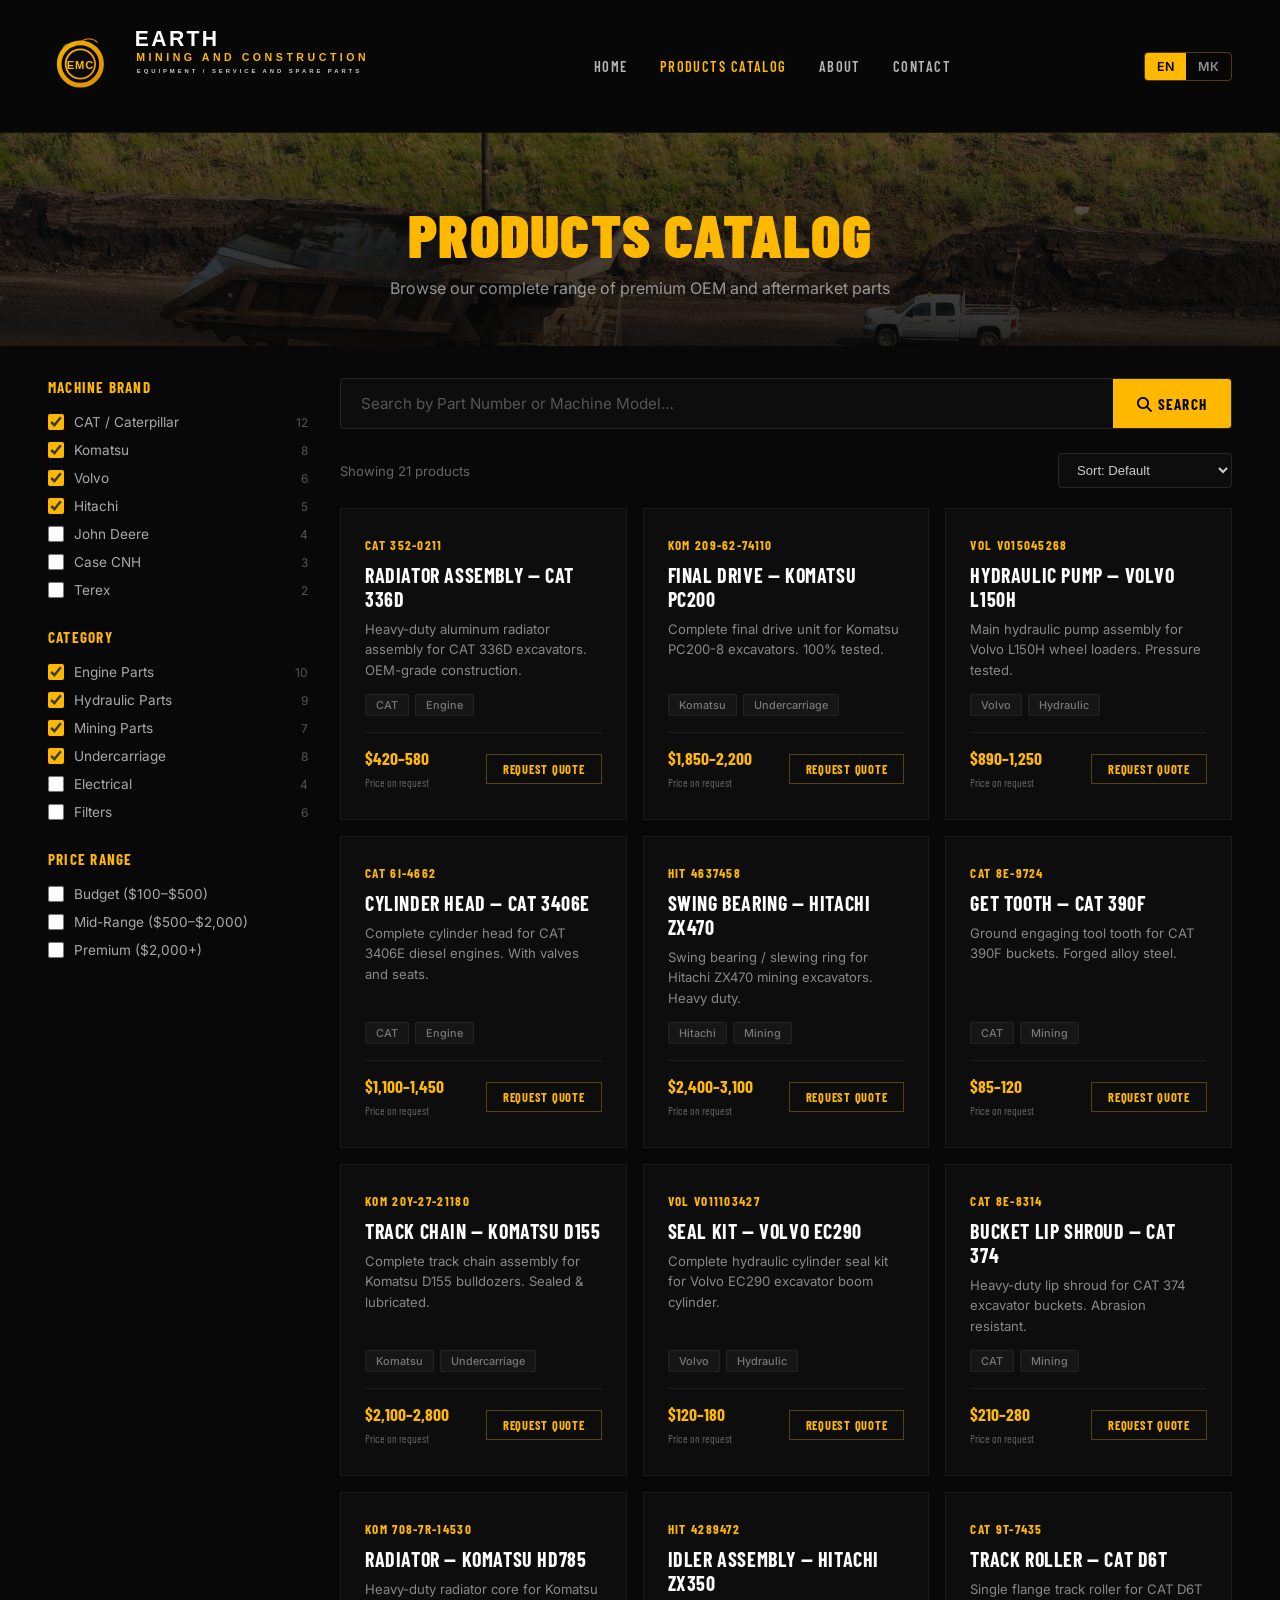
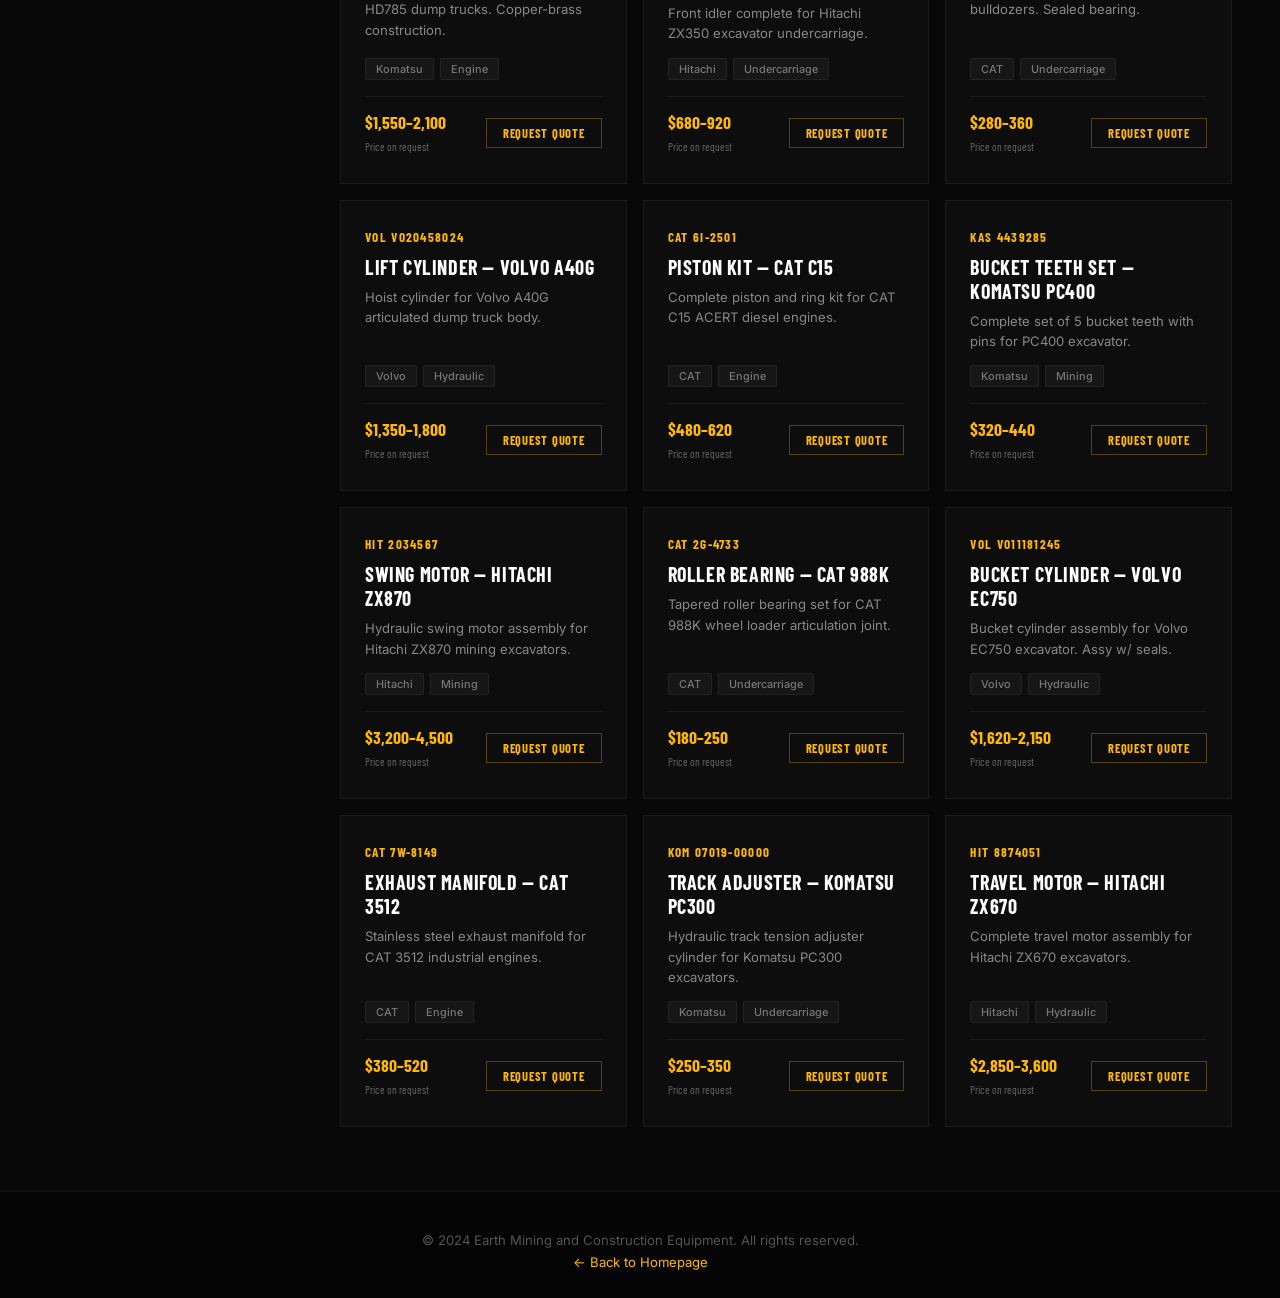
<file: catalog.html>
<!DOCTYPE html>
<html lang="en">
<head>
  <meta charset="UTF-8">
  <meta name="viewport" content="width=device-width, initial-scale=1.0">
  <title>Products Catalog — Earth Mining and Construction Equipment</title>
  <link rel="preconnect" href="https://fonts.googleapis.com">
  <link rel="preconnect" href="https://fonts.gstatic.com" crossorigin>
  <link href="https://fonts.googleapis.com/css2?family=Barlow+Condensed:wght@400;500;600;700;800;900&family=Inter:wght@300;400;500;600;700&display=swap" rel="stylesheet">
  <link rel="stylesheet" href="https://cdnjs.cloudflare.com/ajax/libs/font-awesome/6.5.1/css/all.min.css">

  <style>
    *,*::before,*::after{box-sizing:border-box;margin:0;padding:0}
    html{scroll-behavior:smooth}
    body{
      font-family:'Inter',sans-serif;
      background:#080808;
      color:#fff;
      -webkit-font-smoothing:antialiased;
    }

    /* ═══════════ NAV ═══════════ */
    #topnav{
      position:sticky;top:0;z-index:100;
      display:flex;justify-content:space-between;align-items:center;
      padding:14px 48px;
      background:rgba(8,8,8,0.94);
      backdrop-filter:blur(20px);
      border-bottom:1px solid rgba(255,184,0,0.08);
    }
    .logo-img{height:100px;width:auto}
    .nav-links{display:flex;align-items:center;gap:32px}
    .nav-links a{
      font-family:'Barlow Condensed',sans-serif;
      font-size:0.9rem;font-weight:600;text-transform:uppercase;
      letter-spacing:0.1em;color:rgba(255,255,255,0.7);text-decoration:none;
      transition:color 0.3s;
    }
    .nav-links a:hover,.nav-links a.active{color:#FFB800}
    .lang-switch{display:flex;border:1px solid rgba(255,184,0,0.3);border-radius:4px;overflow:hidden}
    .lang-switch button{background:transparent;border:none;color:rgba(255,255,255,0.55);font-family:'Inter',sans-serif;font-size:0.78rem;font-weight:600;padding:6px 12px;cursor:pointer}
    .lang-switch button.active{background:#FFB800;color:#080808}
    #mobile-toggle{display:none;background:none;border:none;color:#FFB800;font-size:1.5rem;cursor:pointer}

    /* ═══════════ PAGE HEADER ═══════════ */
    .page-header{
      background:linear-gradient(180deg,rgba(8,8,8,0.6),rgba(8,8,8,0.85)),
        url('img/mining/mining-excavator-belaz.jpg') center/cover no-repeat;
      padding:64px 48px 48px;text-align:center;
    }
    .page-header h1{
      font-family:'Barlow Condensed',sans-serif;
      font-size:clamp(2rem,5vw,3.8rem);font-weight:900;
      text-transform:uppercase;letter-spacing:0.02em;margin-bottom:8px;
    }
    .page-header h1 span{color:#FFB800}
    .page-header p{
      font-size:1rem;color:rgba(255,255,255,0.55);max-width:500px;margin:0 auto;
    }

    /* ═══════════ LAYOUT ═══════════ */
    .catalog-layout{
      display:grid;grid-template-columns:260px 1fr;
      max-width:1320px;margin:0 auto;padding:32px 48px 64px;gap:32px;
    }

    /* ═══════════ FILTERS SIDEBAR ═══════════ */
    .filters-sidebar{
      position:sticky;top:100px;align-self:start;
    }
    .filter-toggle-mobile{
      display:none;width:100%;background:#0D0D0D;border:1px solid rgba(255,255,255,0.1);
      color:#fff;font-family:'Barlow Condensed',sans-serif;font-size:1rem;font-weight:700;
      text-transform:uppercase;letter-spacing:0.08em;padding:14px 20px;cursor:pointer;
      text-align:left;
    }
    .filter-group{margin-bottom:24px}
    .filter-group h4{
      font-family:'Barlow Condensed',sans-serif;
      font-size:0.95rem;font-weight:700;text-transform:uppercase;
      letter-spacing:0.08em;color:#FFB800;margin-bottom:12px;
    }
    .filter-group label{
      display:flex;align-items:center;gap:10px;padding:6px 0;
      font-size:0.85rem;color:rgba(255,255,255,0.65);cursor:pointer;
      transition:color 0.2s;
    }
    .filter-group label:hover{color:#fff}
    .filter-group input[type="checkbox"]{
      accent-color:#FFB800;width:16px;height:16px;cursor:pointer;
    }
    .filter-group .count{
      font-size:0.75rem;color:#555;margin-left:auto;
    }

    /* ═══════════ SEARCH BAR ═══════════ */
    .search-bar{
      display:flex;gap:0;margin-bottom:24px;
      background:#0D0D0D;border:1px solid rgba(255,255,255,0.1);
      border-radius:4px;overflow:hidden;
      transition:border-color 0.3s;
    }
    .search-bar:focus-within{border-color:#FFB800}
    .search-bar input{
      flex:1;background:transparent;border:none;padding:15px 20px;
      font-family:'Inter',sans-serif;font-size:0.95rem;color:#fff;outline:none;
    }
    .search-bar input::placeholder{color:#555}
    .search-bar button{
      background:#FFB800;color:#080808;border:none;padding:0 24px;
      font-family:'Barlow Condensed',sans-serif;font-size:0.95rem;font-weight:700;
      text-transform:uppercase;letter-spacing:0.08em;cursor:pointer;
      transition:background 0.3s;
    }
    .search-bar button:hover{background:#E69500}

    /* ═══════════ RESULTS HEADER ═══════════ */
    .results-header{
      display:flex;justify-content:space-between;align-items:center;margin-bottom:20px;
    }
    .results-header span{font-size:0.82rem;color:#666}
    .results-header select{
      background:#0D0D0D;border:1px solid rgba(255,255,255,0.1);
      color:#ccc;padding:8px 14px;font-size:0.82rem;border-radius:4px;
      cursor:pointer;
    }

    /* ═══════════ PRODUCT GRID ═══════════ */
    .product-grid{
      display:grid;grid-template-columns:repeat(3,1fr);gap:16px;
    }
    .product-card{
      background:#0D0D0D;border:1px solid rgba(255,255,255,0.06);
      padding:28px 24px;display:flex;flex-direction:column;
      transition:border-color 0.3s,transform 0.3s,box-shadow 0.3s;
      position:relative;
    }
    .product-card::before{
      content:'';position:absolute;top:0;left:0;right:0;height:2px;
      background:linear-gradient(90deg,transparent,#FFB800,transparent);opacity:0;
      transition:opacity 0.3s;
    }
    .product-card:hover{
      border-color:rgba(255,184,0,0.3);
      transform:translateY(-4px);
      box-shadow:0 8px 32px rgba(0,0,0,0.4);
    }
    .product-card:hover::before{opacity:1}
    .product-part{
      font-family:'Barlow Condensed',sans-serif;
      font-size:0.82rem;font-weight:700;color:#FFB800;
      text-transform:uppercase;letter-spacing:0.1em;margin-bottom:10px;
    }
    .product-name{
      font-family:'Barlow Condensed',sans-serif;
      font-size:1.25rem;font-weight:700;text-transform:uppercase;
      letter-spacing:0.03em;line-height:1.2;margin-bottom:8px;
    }
    .product-desc{
      font-size:0.82rem;color:#888;line-height:1.55;margin-bottom:14px;flex:1;
    }
    .product-meta{
      display:flex;flex-wrap:wrap;gap:6px;margin-bottom:16px;
    }
    .product-tag{
      font-size:0.68rem;font-weight:500;color:#777;
      background:rgba(255,255,255,0.04);border:1px solid rgba(255,255,255,0.06);
      padding:3px 10px;border-radius:2px;
    }
    .product-bottom{
      display:flex;justify-content:space-between;align-items:center;
      border-top:1px solid rgba(255,255,255,0.06);padding-top:14px;
    }
    .product-price{
      font-family:'Barlow Condensed',sans-serif;
      font-size:1.1rem;font-weight:700;color:#FFB800;
    }
    .product-price small{font-size:0.7rem;color:#666;font-weight:400}
    .btn-quote-sm{
      background:transparent;color:#FFB800;border:1px solid rgba(255,184,0,0.3);
      font-family:'Barlow Condensed',sans-serif;font-size:0.78rem;font-weight:700;
      text-transform:uppercase;letter-spacing:0.06em;padding:7px 16px;cursor:pointer;
      text-decoration:none;transition:background 0.3s,color 0.3s;
    }
    .btn-quote-sm:hover{background:#FFB800;color:#080808}

    /* ═══════════ NO RESULTS ═══════════ */
    .no-results{
      text-align:center;padding:64px 24px;grid-column:1/-1;
    }
    .no-results i{font-size:3rem;color:#333;margin-bottom:16px}
    .no-results h3{font-family:'Barlow Condensed',sans-serif;font-size:1.5rem;color:#666;text-transform:uppercase;margin-bottom:8px}
    .no-results p{font-size:0.9rem;color:#555}

    /* ═══════════ FOOTER ═══════════ */
    footer{
      background:#040404;text-align:center;padding:40px 24px 28px;
      font-size:0.82rem;color:#555;border-top:1px solid #111;
    }
    footer a{color:#FFB800;text-decoration:none}

    /* ═══════════ RESPONSIVE ═══════════ */
    @media(max-width:1024px){
      .product-grid{grid-template-columns:repeat(2,1fr)}
      .catalog-layout{padding:24px 32px 48px}
    }
    @media(max-width:768px){
      #topnav{padding:12px 16px}
      .nav-links{display:none}
      #mobile-toggle{display:block}
      .logo-img{height:56px}
      .lang-switch{display:none}

      .page-header{padding:48px 16px 36px}
      .catalog-layout{grid-template-columns:1fr;padding:20px 16px 40px;gap:0}
      .filters-sidebar{position:static;margin-bottom:20px}
      .filters-sidebar .filters-inner{display:none}
      .filters-sidebar.open .filters-inner{display:block}
      .filter-toggle-mobile{display:block}
      .product-grid{grid-template-columns:1fr;gap:10px}
      .results-header{flex-direction:column;gap:10px;align-items:flex-start}
      .product-card{padding:22px 18px}
    }
    @media(max-width:480px){
      .search-bar input{font-size:0.85rem;padding:12px 14px}
      .search-bar button{padding:0 16px;font-size:0.85rem}
    }
  </style>
</head>
<body>

  <!-- ═══════ NAV ═══════ -->
  <nav id="topnav">
    <a href="index.html"><img src="img/logo/logo-main-horizontal.svg" alt="Earth Mining and Construction" class="logo-img" id="main-logo"></a>
    <div class="nav-links">
      <a href="index.html" data-i18n="nav.home">Home</a>
      <a href="catalog.html" class="active" data-i18n="nav.catalog">Products Catalog</a>
      <a href="index.html#quality" data-i18n="nav.about">About</a>
      <a href="index.html#contact" data-i18n="nav.contact">Contact</a>
    </div>
    <div class="lang-switch">
      <button data-lang-code="en" class="active">EN</button>
      <button data-lang-code="mk">МК</button>
    </div>
    <button id="mobile-toggle">☰</button>
  </nav>

  <!-- ═══════ PAGE HEADER ═══════ -->
  <section class="page-header">
    <h1><span data-i18n="header.line1">PRODUCTS</span> <span data-i18n="header.line2">CATALOG</span></h1>
    <p data-i18n="header.sub">Browse our complete range of premium OEM and aftermarket parts</p>
  </section>

  <!-- ═══════ CATALOG ═══════ -->
  <div class="catalog-layout">
    <!-- SIDEBAR FILTERS -->
    <aside class="filters-sidebar" id="filters-sidebar">
      <button class="filter-toggle-mobile" id="filter-toggle" data-i18n="filters.toggle">☰ Filters</button>
      <div class="filters-inner">
        <div class="filter-group">
          <h4 data-i18n="filters.brand">Machine Brand</h4>
          <label><input type="checkbox" class="filter-check" data-filter="brand" value="CAT" checked><span>CAT / Caterpillar</span><span class="count">12</span></label>
          <label><input type="checkbox" class="filter-check" data-filter="brand" value="Komatsu" checked><span>Komatsu</span><span class="count">8</span></label>
          <label><input type="checkbox" class="filter-check" data-filter="brand" value="Volvo" checked><span>Volvo</span><span class="count">6</span></label>
          <label><input type="checkbox" class="filter-check" data-filter="brand" value="Hitachi" checked><span>Hitachi</span><span class="count">5</span></label>
          <label><input type="checkbox" class="filter-check" data-filter="brand" value="John Deere"><span>John Deere</span><span class="count">4</span></label>
          <label><input type="checkbox" class="filter-check" data-filter="brand" value="Case"><span>Case CNH</span><span class="count">3</span></label>
          <label><input type="checkbox" class="filter-check" data-filter="brand" value="Terex"><span>Terex</span><span class="count">2</span></label>
        </div>
        <div class="filter-group">
          <h4 data-i18n="filters.category">Category</h4>
          <label><input type="checkbox" class="filter-check" data-filter="category" value="Engine" checked><span data-i18n="cat.engine">Engine Parts</span><span class="count">10</span></label>
          <label><input type="checkbox" class="filter-check" data-filter="category" value="Hydraulic" checked><span data-i18n="cat.hydraulic">Hydraulic Parts</span><span class="count">9</span></label>
          <label><input type="checkbox" class="filter-check" data-filter="category" value="Mining" checked><span data-i18n="cat.mining">Mining Parts</span><span class="count">7</span></label>
          <label><input type="checkbox" class="filter-check" data-filter="category" value="Undercarriage" checked><span data-i18n="cat.undercarriage">Undercarriage</span><span class="count">8</span></label>
          <label><input type="checkbox" class="filter-check" data-filter="category" value="Electrical"><span data-i18n="cat.electrical">Electrical</span><span class="count">4</span></label>
          <label><input type="checkbox" class="filter-check" data-filter="category" value="Filters"><span data-i18n="cat.filters">Filters</span><span class="count">6</span></label>
        </div>
        <div class="filter-group">
          <h4 data-i18n="filters.price">Price Range</h4>
          <label><input type="checkbox" class="filter-check" data-filter="price" value="budget"><span data-i18n="price.budget">Budget ($100–$500)</span></label>
          <label><input type="checkbox" class="filter-check" data-filter="price" value="mid"><span data-i18n="price.mid">Mid-Range ($500–$2,000)</span></label>
          <label><input type="checkbox" class="filter-check" data-filter="price" value="premium"><span data-i18n="price.premium">Premium ($2,000+)</span></label>
        </div>
      </div>
    </aside>

    <!-- PRODUCT LISTING -->
    <main>
      <div class="search-bar">
        <input type="text" id="search-input" placeholder="Search by Part Number or Machine Model…" data-i18n-placeholder="search.placeholder">
        <button id="search-btn"><i class="fas fa-search"></i> <span data-i18n="search.btn">Search</span></button>
      </div>

      <div class="results-header">
        <span id="results-count" data-i18n="results.showing">Showing 34 products</span>
        <select id="sort-select">
          <option value="default" data-i18n="sort.default">Sort: Default</option>
          <option value="name" data-i18n="sort.name">Sort: Name A–Z</option>
          <option value="price-asc" data-i18n="sort.price-asc">Sort: Price Low–High</option>
          <option value="price-desc" data-i18n="sort.price-desc">Sort: Price High–Low</option>
        </select>
      </div>

      <div class="product-grid" id="product-grid"></div>
    </main>
  </div>

  <!-- ═══════ FOOTER ═══════ -->
  <footer>
    <p>&copy; 2024 Earth Mining and Construction Equipment. All rights reserved.</p>
    <p style="margin-top:6px"><a href="index.html" data-i18n="footer.back">← Back to Homepage</a></p>
  </footer>

  <script>
    // ═══════════ PRODUCT DATA ═══════════
    const products = [
      {part:'CAT 352-0211',name:'Radiator Assembly — CAT 336D',desc:'Heavy-duty aluminum radiator assembly for CAT 336D excavators. OEM-grade construction.',brands:['CAT'],category:'Engine',price:'$420–580',priceTier:'mid'},
      {part:'KOM 209-62-74110',name:'Final Drive — Komatsu PC200',desc:'Complete final drive unit for Komatsu PC200-8 excavators. 100% tested.',brands:['Komatsu'],category:'Undercarriage',price:'$1,850–2,200',priceTier:'premium'},
      {part:'VOL VO15045268',name:'Hydraulic Pump — Volvo L150H',desc:'Main hydraulic pump assembly for Volvo L150H wheel loaders. Pressure tested.',brands:['Volvo'],category:'Hydraulic',price:'$890–1,250',priceTier:'mid'},
      {part:'CAT 6I-4662',name:'Cylinder Head — CAT 3406E',desc:'Complete cylinder head for CAT 3406E diesel engines. With valves and seats.',brands:['CAT'],category:'Engine',price:'$1,100–1,450',priceTier:'premium'},
      {part:'HIT 4637458',name:'Swing Bearing — Hitachi ZX470',desc:'Swing bearing / slewing ring for Hitachi ZX470 mining excavators. Heavy duty.',brands:['Hitachi'],category:'Mining',price:'$2,400–3,100',priceTier:'premium'},
      {part:'CAT 8E-9724',name:'GET Tooth — CAT 390F',desc:'Ground engaging tool tooth for CAT 390F buckets. Forged alloy steel.',brands:['CAT'],category:'Mining',price:'$85–120',priceTier:'budget'},
      {part:'JD R123456',name:'Turbocharger — John Deere 6068',desc:'Complete turbocharger assembly for John Deere 6068 PowerTech engines.',brands:['John Deere'],category:'Engine',price:'$580–750',priceTier:'mid'},
      {part:'KOM 20Y-27-21180',name:'Track Chain — Komatsu D155',desc:'Complete track chain assembly for Komatsu D155 bulldozers. Sealed & lubricated.',brands:['Komatsu'],category:'Undercarriage',price:'$2,100–2,800',priceTier:'premium'},
      {part:'VOL VO11103427',name:'Seal Kit — Volvo EC290',desc:'Complete hydraulic cylinder seal kit for Volvo EC290 excavator boom cylinder.',brands:['Volvo'],category:'Hydraulic',price:'$120–180',priceTier:'budget'},
      {part:'CAT 8E-8314',name:'Bucket Lip Shroud — CAT 374',desc:'Heavy-duty lip shroud for CAT 374 excavator buckets. Abrasion resistant.',brands:['CAT'],category:'Mining',price:'$210–280',priceTier:'budget'},
      {part:'KOM 708-7R-14530',name:'Radiator — Komatsu HD785',desc:'Heavy-duty radiator core for Komatsu HD785 dump trucks. Copper-brass construction.',brands:['Komatsu'],category:'Engine',price:'$1,550–2,100',priceTier:'premium'},
      {part:'HIT 4289472',name:'Idler Assembly — Hitachi ZX350',desc:'Front idler complete for Hitachi ZX350 excavator undercarriage.',brands:['Hitachi'],category:'Undercarriage',price:'$680–920',priceTier:'mid'},
      {part:'TER 9261653',name:'Brake Valve — Terex TR60',desc:'Service brake valve for Terex TR60 articulated dump trucks.',brands:['Terex'],category:'Hydraulic',price:'$340–480',priceTier:'mid'},
      {part:'CAS 87639568',name:'Water Pump — Case 580N',desc:'Heavy-duty water pump assembly for Case 580N backhoe loaders.',brands:['Case'],category:'Engine',price:'$155–220',priceTier:'budget'},
      {part:'CAT 9T-7435',name:'Track Roller — CAT D6T',desc:'Single flange track roller for CAT D6T bulldozers. Sealed bearing.',brands:['CAT'],category:'Undercarriage',price:'$280–360',priceTier:'budget'},
      {part:'VOL VO20458024',name:'Lift Cylinder — Volvo A40G',desc:'Hoist cylinder for Volvo A40G articulated dump truck body.',brands:['Volvo'],category:'Hydraulic',price:'$1,350–1,800',priceTier:'premium'},
      {part:'KOM 20Y-60-21470',name:'Transmission Filter — Komatsu WA600',desc:'High-efficiency transmission filter for Komatsu WA600 wheel loaders.',brands:['Komatsu'],category:'Filters',price:'$45–68',priceTier:'budget'},
      {part:'HIT 9135468',name:'Starter Motor — Hitachi ZX200',desc:'24V heavy-duty starter motor for Hitachi ZX200-5G excavators.',brands:['Hitachi'],category:'Electrical',price:'$280–380',priceTier:'mid'},
      {part:'JD AT338476',name:'Injector — John Deere 6090',desc:'Fuel injector assembly for John Deere 6090HF engines. Remanufactured.',brands:['John Deere'],category:'Engine',price:'$190–260',priceTier:'budget'},
      {part:'CAT 6I-2501',name:'Piston Kit — CAT C15',desc:'Complete piston and ring kit for CAT C15 ACERT diesel engines.',brands:['CAT'],category:'Engine',price:'$480–620',priceTier:'mid'},
      {part:'KAS 4439285',name:'Bucket Teeth Set — Komatsu PC400',desc:'Complete set of 5 bucket teeth with pins for PC400 excavator.',brands:['Komatsu'],category:'Mining',price:'$320–440',priceTier:'mid'},
      {part:'VOL VO21645033',name:'Fuel Filter — Volvo EC480',desc:'OEM-spec fuel filter element for Volvo EC480 excavators. 500hr interval.',brands:['Volvo'],category:'Filters',price:'$28–42',priceTier:'budget'},
      {part:'CAS 47826590',name:'Hydraulic Pump — Case CX350D',nameMK:'Хидраулична Пумпа — Case CX350D',desc:'Main hydraulic pump for Case CX350D excavators. Regulator type.',brands:['Case'],category:'Hydraulic',price:'$1,050–1,400',priceTier:'premium'},
      {part:'TER 15305627',name:'Alternator — Terex TA400',desc:'24V 100A alternator for Terex TA400 articulated dump trucks.',brands:['Terex'],category:'Electrical',price:'$240–330',priceTier:'mid'},
      {part:'HIT 2034567',name:'Swing Motor — Hitachi ZX870',desc:'Hydraulic swing motor assembly for Hitachi ZX870 mining excavators.',brands:['Hitachi'],category:'Mining',price:'$3,200–4,500',priceTier:'premium'},
      {part:'JD R387210',name:'Oil Pump — John Deere 6135',desc:'Engine oil pump for John Deere 6135HF marine/industrial engines.',brands:['John Deere'],category:'Engine',price:'$240–330',priceTier:'budget'},
      {part:'CAT 2G-4733',name:'Roller Bearing — CAT 988K',desc:'Tapered roller bearing set for CAT 988K wheel loader articulation joint.',brands:['CAT'],category:'Undercarriage',price:'$180–250',priceTier:'budget'},
      {part:'KOM 22U-02-11230',name:'Air Filter — Komatsu D375A',desc:'Heavy-duty primary air filter element for Komatsu D375A in dusty conditions.',brands:['Komatsu'],category:'Filters',price:'$55–78',priceTier:'budget'},
      {part:'VOL VO11181245',name:'Bucket Cylinder — Volvo EC750',desc:'Bucket cylinder assembly for Volvo EC750 excavator. Assy w/ seals.',brands:['Volvo'],category:'Hydraulic',price:'$1,620–2,150',priceTier:'premium'},
      {part:'CAT 7W-8149',name:'Exhaust Manifold — CAT 3512',desc:'Stainless steel exhaust manifold for CAT 3512 industrial engines.',brands:['CAT'],category:'Engine',price:'$380–520',priceTier:'mid'},
      {part:'KOM 07019-00000',name:'Track Adjuster — Komatsu PC300',desc:'Hydraulic track tension adjuster cylinder for Komatsu PC300 excavators.',brands:['Komatsu'],category:'Undercarriage',price:'$250–350',priceTier:'mid'},
      {part:'CAS 84231766',name:'Master Switch — Case 1021F',desc:'Battery master disconnect switch for Case 1021F wheel loaders.',brands:['Case'],category:'Electrical',price:'$65–85',priceTier:'budget'},
      {part:'TER 34926058',name:'Transmission Filter — Terex TR100',desc:'Spin-on transmission filter cartridge for Terex TR100 dump trucks.',brands:['Terex'],category:'Filters',price:'$35–50',priceTier:'budget'},
      {part:'HIT 8874051',name:'Travel Motor — Hitachi ZX670',desc:'Complete travel motor assembly for Hitachi ZX670 excavators.',brands:['Hitachi'],category:'Hydraulic',price:'$2,850–3,600',priceTier:'premium'},
    ];

    // ═══════════ I18N ═══════════
    const i18n = {
      en: {
        'nav.home':'Home','nav.catalog':'Products Catalog','nav.about':'About','nav.contact':'Contact',
        'header.line1':'PRODUCTS','header.line2':'CATALOG','header.sub':'Browse our complete range of premium OEM and aftermarket parts',
        'filters.toggle':'☰ Filters','filters.brand':'Machine Brand','filters.category':'Category','filters.price':'Price Range',
        'cat.engine':'Engine Parts','cat.hydraulic':'Hydraulic Parts','cat.mining':'Mining Parts','cat.undercarriage':'Undercarriage','cat.electrical':'Electrical','cat.filters':'Filters',
        'price.budget':'Budget ($100–$500)','price.mid':'Mid-Range ($500–$2,000)','price.premium':'Premium ($2,000+)',
        'search.placeholder':'Search by Part Number or Machine Model…','search.btn':'Search',
        'results.showing':'Showing {n} products','results.none_title':'No Products Found','results.none_sub':'Try adjusting your search or filters',
        'sort.default':'Sort: Default','sort.name':'Sort: Name A–Z','sort.price-asc':'Sort: Price Low–High','sort.price-desc':'Sort: Price High–Low',
        'card.quote':'Request Quote','footer.back':'← Back to Homepage',
      },
      mk: {
        'nav.home':'Почетна','nav.catalog':'Каталог на Производи','nav.about':'За Нас','nav.contact':'Контакт',
        'header.line1':'КАТАЛОГ НА','header.line2':'ПРОИЗВОДИ','header.sub':'Прегледајте ја нашата комплетна палета на премиум ОЕМ и резервни делови',
        'filters.toggle':'☰ Филтри','filters.brand':'Марка на Машина','filters.category':'Категорија','filters.price':'Ценовен Ранг',
        'cat.engine':'Делови за Мотор','cat.hydraulic':'Хидраулични Делови','cat.mining':'Рударски Делови','cat.undercarriage':'Подвозје','cat.electrical':'Електрика','cat.filters':'Филтри',
        'price.budget':'Економски ($100–$500)','price.mid':'Среден Ранг ($500–$2,000)','price.premium':'Премиум ($2,000+)',
        'search.placeholder':'Пребарај по број на дел или модел на машина…','search.btn':'Пребарај',
        'results.showing':'Прикажани {n} производи','results.none_title':'Нема Пронајдени Производи','results.none_sub':'Обидете се да ги прилагодите вашето пребарување или филтри',
        'sort.default':'Подреди: Основно','sort.name':'Подреди: Име А–Ш','sort.price-asc':'Подреди: Цена Ниско–Високо','sort.price-desc':'Подреди: Цена Високо–Ниско',
        'card.quote':'Побарај Понудa','footer.back':'← Назад кон Почетна',
      }
    };

    let currentLang = localStorage.getItem('emc-lang') || 'en';

    function t(key, replacements={}) {
      let text = (i18n[currentLang] && i18n[currentLang][key]) || i18n['en'][key] || key;
      Object.entries(replacements).forEach(([k,v]) => text = text.replace(`{${k}}`,v));
      return text;
    }

    function applyLang() {
      document.documentElement.lang = currentLang;
      document.querySelectorAll('[data-lang-code]').forEach(b => b.classList.toggle('active', b.getAttribute('data-lang-code') === currentLang));

      // Update logo
      const logo = document.getElementById('main-logo');
      if (logo) logo.src = currentLang === 'mk' ? 'img/logo/logo-mk.svg' : 'img/logo/logo-main-horizontal.svg';

      // Update all i18n elements
      document.querySelectorAll('[data-i18n]').forEach(el => {
        const key = el.getAttribute('data-i18n');
        const text = (i18n[currentLang] && i18n[currentLang][key]) || (i18n['en'] && i18n['en'][key]) || key;
        el.textContent = text;
      });

      // Update placeholder
      const searchInput = document.getElementById('search-input');
      if (searchInput) {
        const phKey = searchInput.getAttribute('data-i18n-placeholder');
        searchInput.placeholder = (i18n[currentLang] && i18n[currentLang][phKey]) || 'Search…';
      }

      // Update title
      document.title = currentLang === 'mk' ? 'Каталог на Производи — Земја Минирање и Градежна Опрема' : 'Products Catalog — Earth Mining and Construction Equipment';

      // Re-render products
      renderProducts();
    }

    document.querySelectorAll('[data-lang-code]').forEach(btn => {
      btn.addEventListener('click', () => {
        currentLang = btn.getAttribute('data-lang-code');
        localStorage.setItem('emc-lang', currentLang);
        applyLang();
      });
    });

    // ═══════════ FILTER & RENDER ═══════════
    let activeFilters = { brand: [], category: [], price: [] };

    function getActiveFilters() {
      const f = { brand: [], category: [], price: [] };
      document.querySelectorAll('.filter-check:checked').forEach(cb => {
        const type = cb.getAttribute('data-filter');
        if (f[type]) f[type].push(cb.value);
      });
      return f;
    }

    function renderProducts() {
      activeFilters = getActiveFilters();
      const searchQuery = document.getElementById('search-input').value.toLowerCase().trim();
      const sortBy = document.getElementById('sort-select').value;
      const grid = document.getElementById('product-grid');

      let filtered = products.filter(p => {
        // Search
        if (searchQuery && !p.part.toLowerCase().includes(searchQuery) && !p.name.toLowerCase().includes(searchQuery) && !p.desc.toLowerCase().includes(searchQuery) && !p.brands.some(b => b.toLowerCase().includes(searchQuery))) {
          return false;
        }
        // Brand filter
        if (activeFilters.brand.length && !p.brands.some(b => activeFilters.brand.includes(b))) return false;
        // Category filter
        if (activeFilters.category.length && !activeFilters.category.includes(p.category)) return false;
        // Price filter
        if (activeFilters.price.length && !activeFilters.price.includes(p.priceTier)) return false;
        return true;
      });

      // Sort
      if (sortBy === 'name') filtered.sort((a,b) => a.name.localeCompare(b.name));
      else if (sortBy === 'price-asc') filtered.sort((a,b) => parseFloat(a.price.split('–')[0].replace(/[$,]/g,'')) - parseFloat(b.price.split('–')[0].replace(/[$,]/g,'')));
      else if (sortBy === 'price-desc') filtered.sort((a,b) => parseFloat(b.price.split('–')[0].replace(/[$,]/g,'')) - parseFloat(a.price.split('–')[0].replace(/[$,]/g,'')));

      // Update count
      document.getElementById('results-count').textContent = t('results.showing', {n: filtered.length});

      if (!filtered.length) {
        grid.innerHTML = `<div class="no-results"><i class="fas fa-search"></i><h3>${t('results.none_title')}</h3><p>${t('results.none_sub')}</p></div>`;
        return;
      }

      grid.innerHTML = filtered.map(p => `
        <div class="product-card">
          <div class="product-part">${p.part}</div>
          <div class="product-name">${p.name}</div>
          <div class="product-desc">${p.desc}</div>
          <div class="product-meta">
            ${p.brands.map(b => `<span class="product-tag">${b}</span>`).join('')}
            <span class="product-tag">${p.category}</span>
          </div>
          <div class="product-bottom">
            <div class="product-price">${p.price}<br><small>${currentLang==='mk'?'Цена по барање':'Price on request'}</small></div>
            <a href="mailto:sales@energycontrol.com.mk?subject=${encodeURIComponent('Quote: '+p.part)}" class="btn-quote-sm">${t('card.quote')}</a>
          </div>
        </div>
      `).join('');
    }

    // Event listeners
    document.getElementById('search-input').addEventListener('input', renderProducts);
    document.getElementById('search-btn').addEventListener('click', e => { e.preventDefault(); renderProducts(); });
    document.getElementById('sort-select').addEventListener('change', renderProducts);
    document.querySelectorAll('.filter-check').forEach(cb => cb.addEventListener('change', renderProducts));

    // Mobile filter toggle
    document.getElementById('filter-toggle').addEventListener('click', () => {
      document.getElementById('filters-sidebar').classList.toggle('open');
    });

    // Initial render
    applyLang();

    // Mobile menu
    document.getElementById('mobile-toggle').addEventListener('click', () => {
      alert('Mobile menu — link to full site navigation');
    });
  </script>
</body>
</html>
</file>
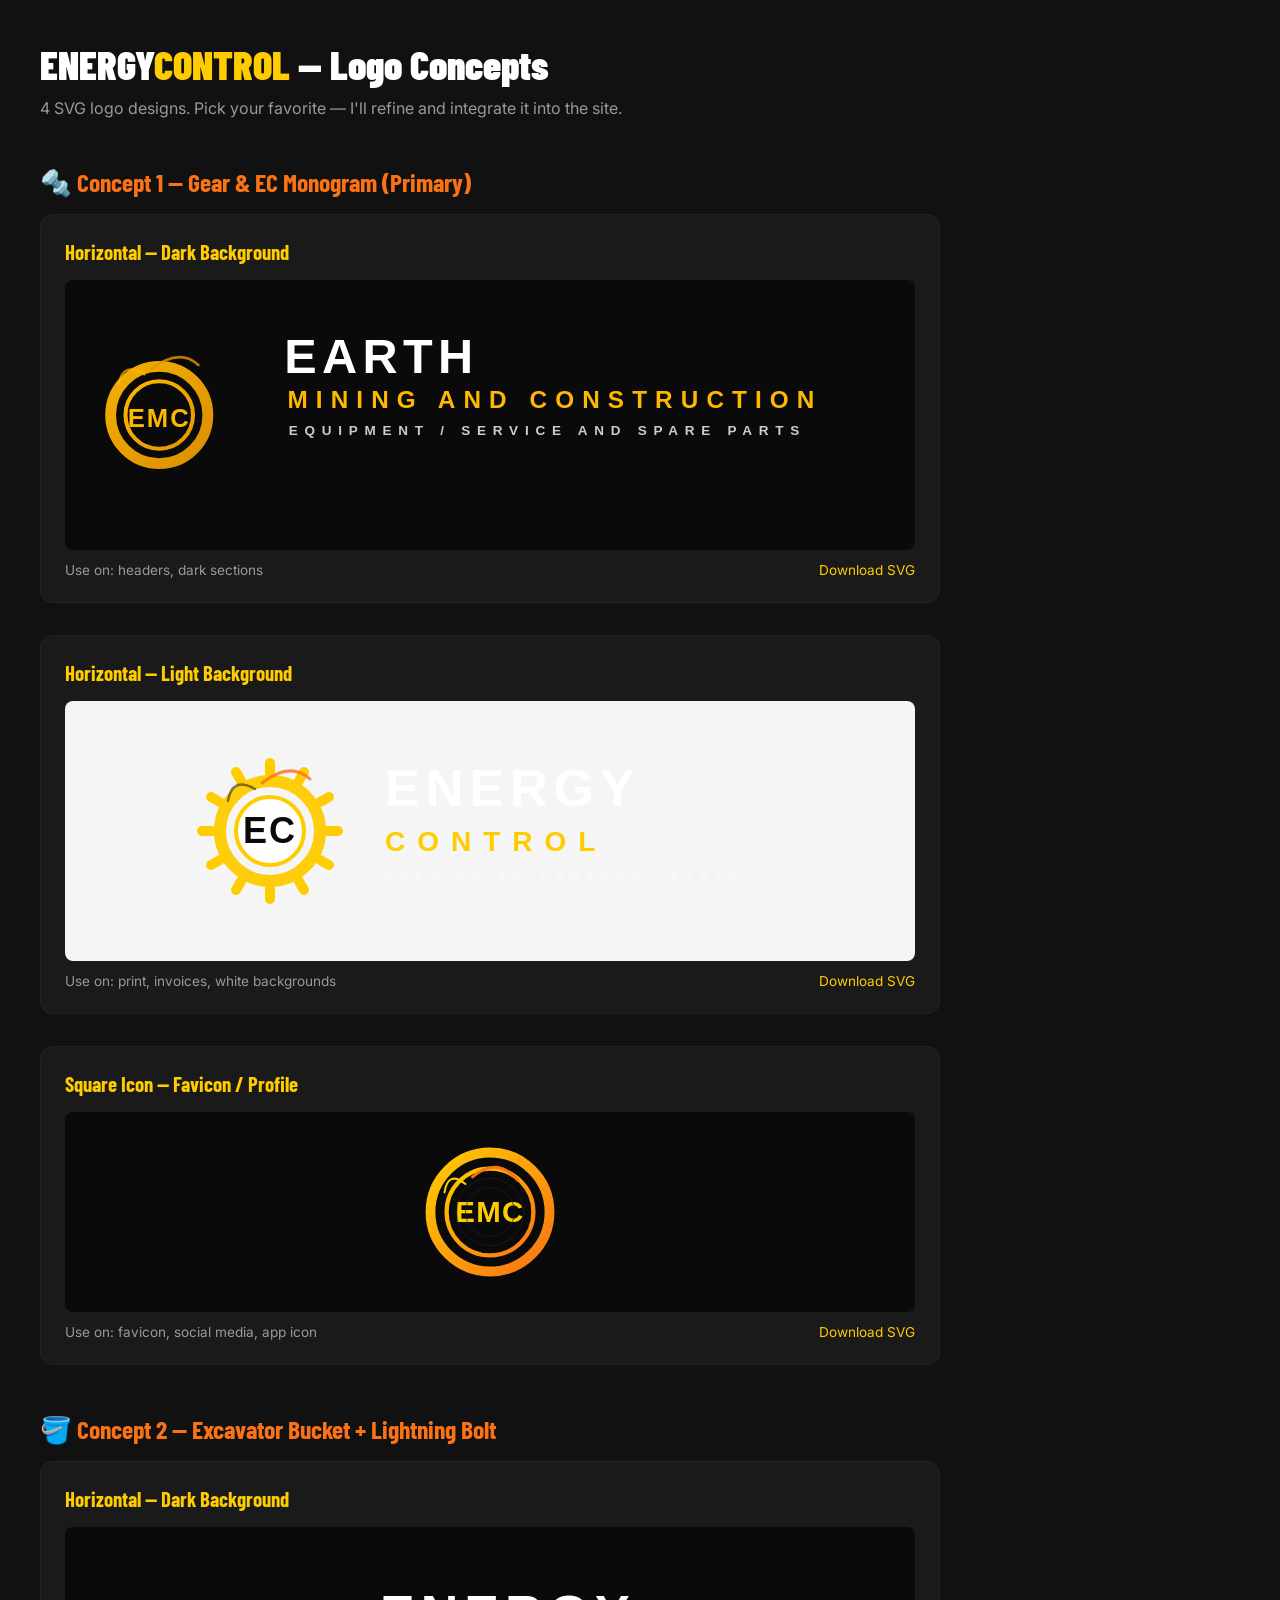
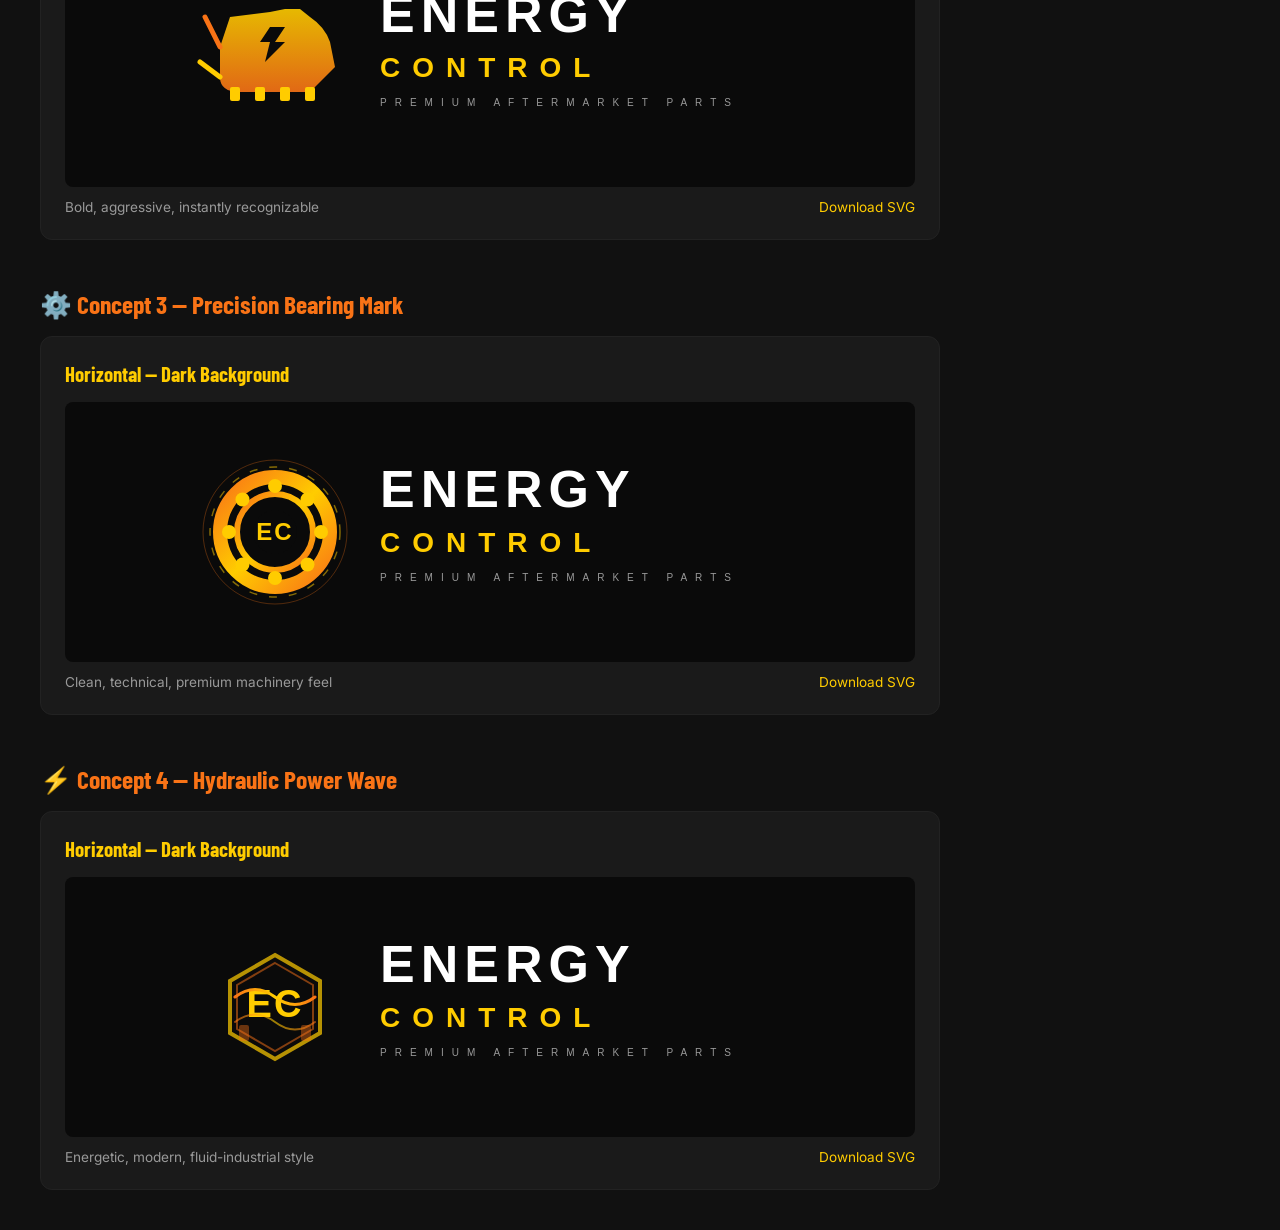
<file: logos.html>
<!DOCTYPE html>
<html lang="en">
<head>
  <meta charset="UTF-8">
  <meta name="viewport" content="width=device-width, initial-scale=1.0">
  <title>EC Logo Concepts</title>
  <style>
    * { margin: 0; padding: 0; box-sizing: border-box; }
    body { background: #111; color: #fff; font-family: 'Inter', system-ui, sans-serif; padding: 40px; }
    h1 { font-family: 'Barlow Condensed', sans-serif; font-size: 2.5rem; font-weight: 900; margin-bottom: 10px; }
    h1 span { color: #FFCC00; }
    p.sub { color: #999; margin-bottom: 40px; }
    .grid { display: grid; grid-template-columns: 1fr; gap: 32px; max-width: 900px; }
    .card {
      background: #1a1a1a;
      border: 1px solid #222;
      border-radius: 12px;
      padding: 24px;
    }
    .card h3 { font-family: 'Barlow Condensed', sans-serif; font-size: 1.3rem; color: #FFCC00; margin-bottom: 16px; }
    .card .preview {
      background: #0A0A0A;
      border-radius: 8px;
      padding: 20px;
      display: flex;
      justify-content: center;
      align-items: center;
    }
    .card .preview.light {
      background: #f5f5f5;
    }
    .card img { max-width: 100%; height: auto; }
    .card .info {
      color: #999;
      font-size: 0.85rem;
      margin-top: 12px;
      display: flex;
      justify-content: space-between;
    }
    .card .info a { color: #FFCC00; text-decoration: none; }
    .card .info a:hover { text-decoration: underline; }
    h4 { font-family: 'Barlow Condensed', sans-serif; font-size: 1.6rem; margin-top: 48px; margin-bottom: 16px; color: #F97316; }
  </style>
  <link rel="preconnect" href="https://fonts.googleapis.com">
  <link href="https://fonts.googleapis.com/css2?family=Barlow+Condensed:wght@500;600;700;800;900&family=Inter:wght@400;500;600;700&display=swap" rel="stylesheet">
</head>
<body>
  <h1>ENERGY<span>CONTROL</span> — Logo Concepts</h1>
  <p class="sub">4 SVG logo designs. Pick your favorite — I'll refine and integrate it into the site.</p>

  <h4>🔩 Concept 1 — Gear & EC Monogram (Primary)</h4>
  <div class="grid">
    <div class="card">
      <h3>Horizontal — Dark Background</h3>
      <div class="preview"><img src="img/logo/logo-main-horizontal.svg" alt="Logo Concept 1 - Dark"></div>
      <div class="info"><span>Use on: headers, dark sections</span><a href="img/logo/logo-main-horizontal.svg" download>Download SVG</a></div>
    </div>
    <div class="card">
      <h3>Horizontal — Light Background</h3>
      <div class="preview light"><img src="img/logo/logo-white-version.svg" alt="Logo Concept 1 - Light"></div>
      <div class="info"><span>Use on: print, invoices, white backgrounds</span><a href="img/logo/logo-white-version.svg" download>Download SVG</a></div>
    </div>
    <div class="card">
      <h3>Square Icon — Favicon / Profile</h3>
      <div class="preview" style="padding:30px; justify-content:center;">
        <img src="img/logo/logo-icon-square.svg" alt="Logo Icon" style="width:140px;">
      </div>
      <div class="info"><span>Use on: favicon, social media, app icon</span><a href="img/logo/logo-icon-square.svg" download>Download SVG</a></div>
    </div>
  </div>

  <h4>🪣 Concept 2 — Excavator Bucket + Lightning Bolt</h4>
  <div class="grid">
    <div class="card">
      <h3>Horizontal — Dark Background</h3>
      <div class="preview"><img src="img/logo/logo-concept2-bucket.svg" alt="Logo Concept 2"></div>
      <div class="info"><span>Bold, aggressive, instantly recognizable</span><a href="img/logo/logo-concept2-bucket.svg" download>Download SVG</a></div>
    </div>
  </div>

  <h4>⚙️ Concept 3 — Precision Bearing Mark</h4>
  <div class="grid">
    <div class="card">
      <h3>Horizontal — Dark Background</h3>
      <div class="preview"><img src="img/logo/logo-concept3-bearing.svg" alt="Logo Concept 3"></div>
      <div class="info"><span>Clean, technical, premium machinery feel</span><a href="img/logo/logo-concept3-bearing.svg" download>Download SVG</a></div>
    </div>
  </div>

  <h4>⚡ Concept 4 — Hydraulic Power Wave</h4>
  <div class="grid">
    <div class="card">
      <h3>Horizontal — Dark Background</h3>
      <div class="preview"><img src="img/logo/logo-concept4-wave.svg" alt="Logo Concept 4"></div>
      <div class="info"><span>Energetic, modern, fluid-industrial style</span><a href="img/logo/logo-concept4-wave.svg" download>Download SVG</a></div>
    </div>
  </div>

</body>
</html>
</file>
